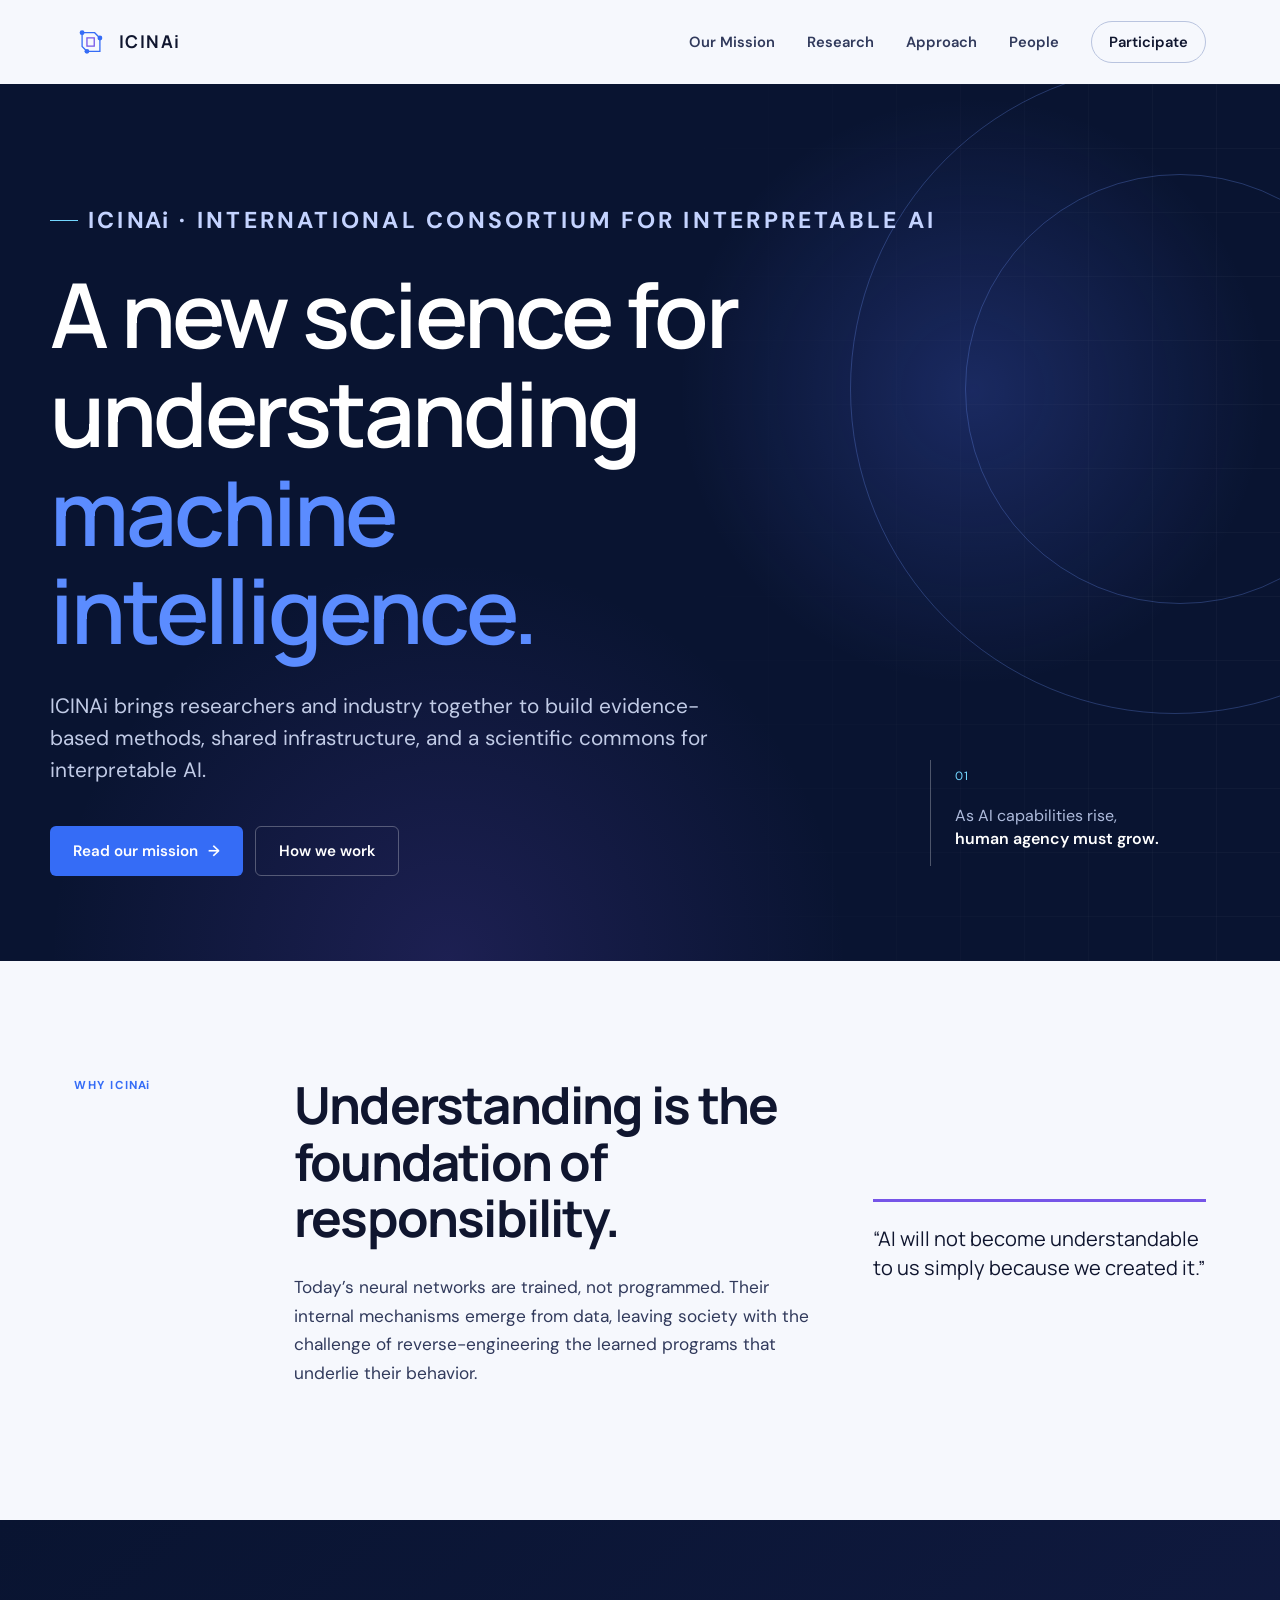
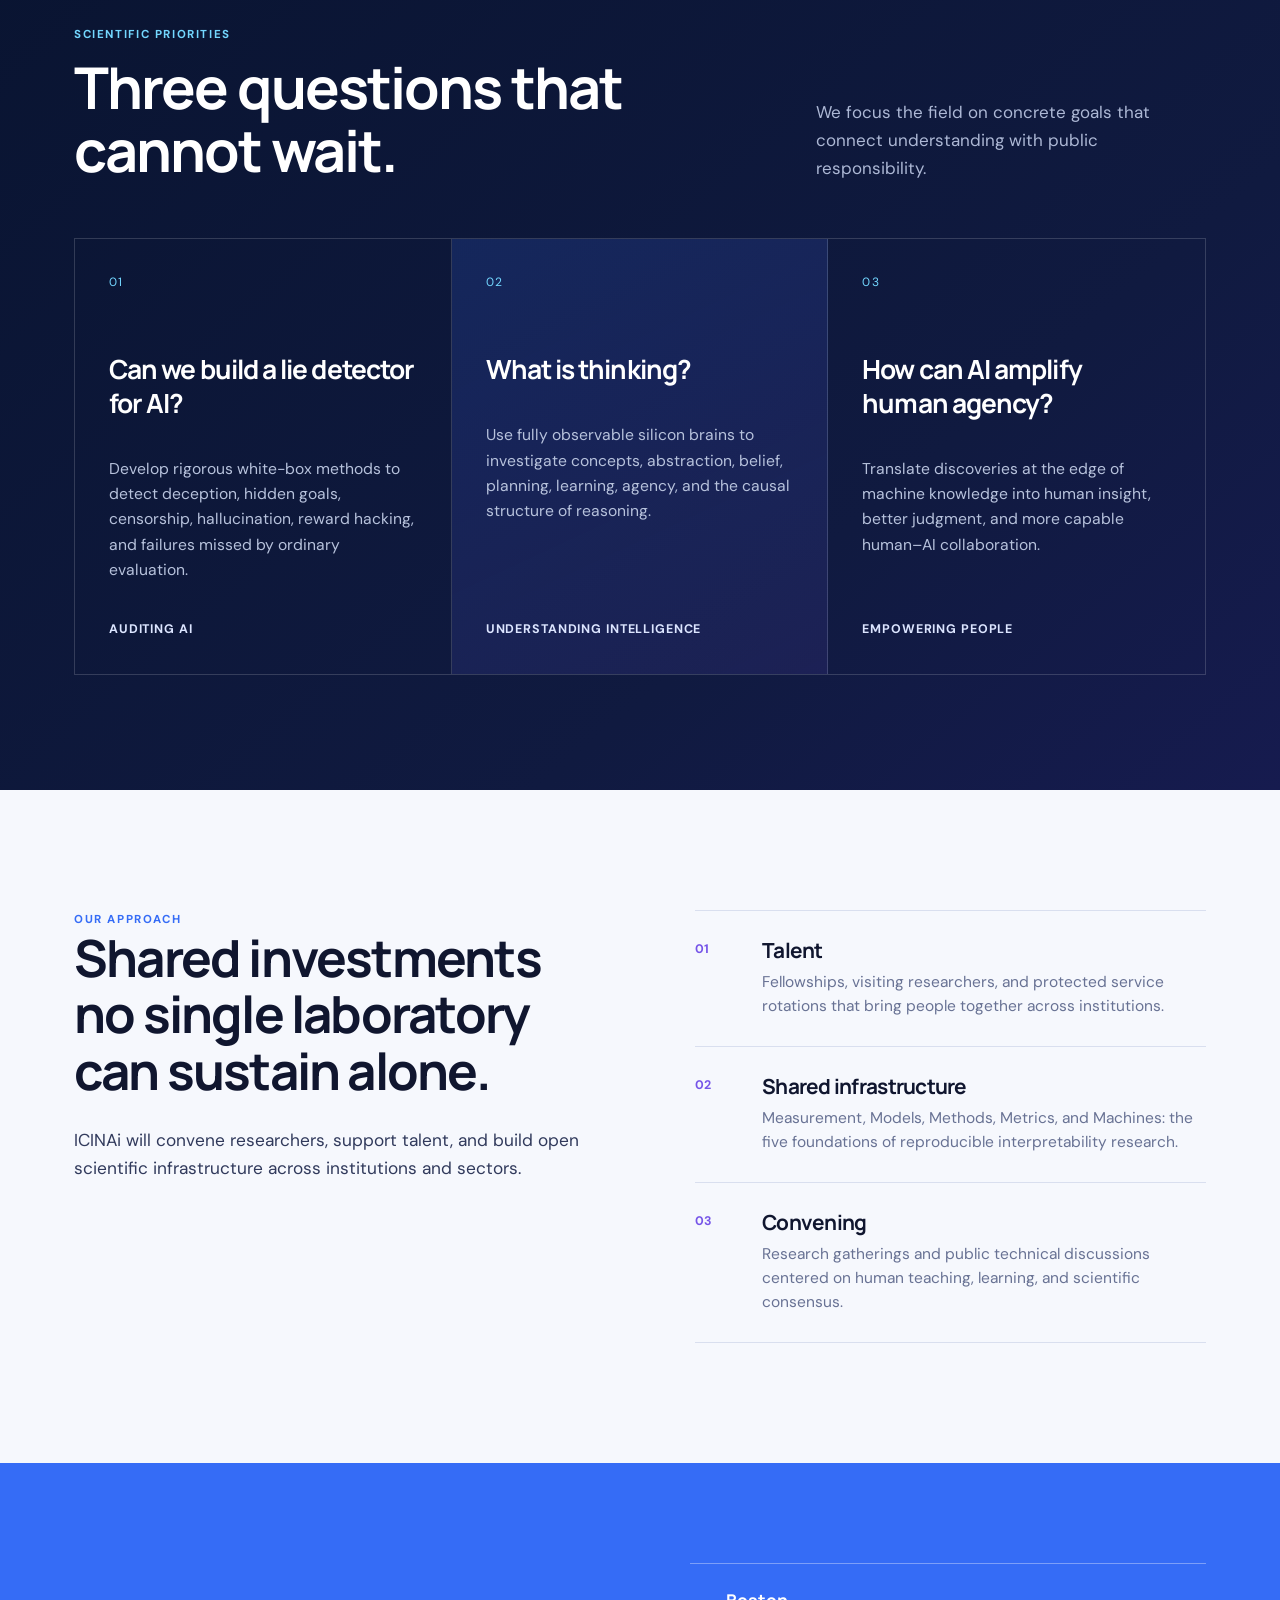
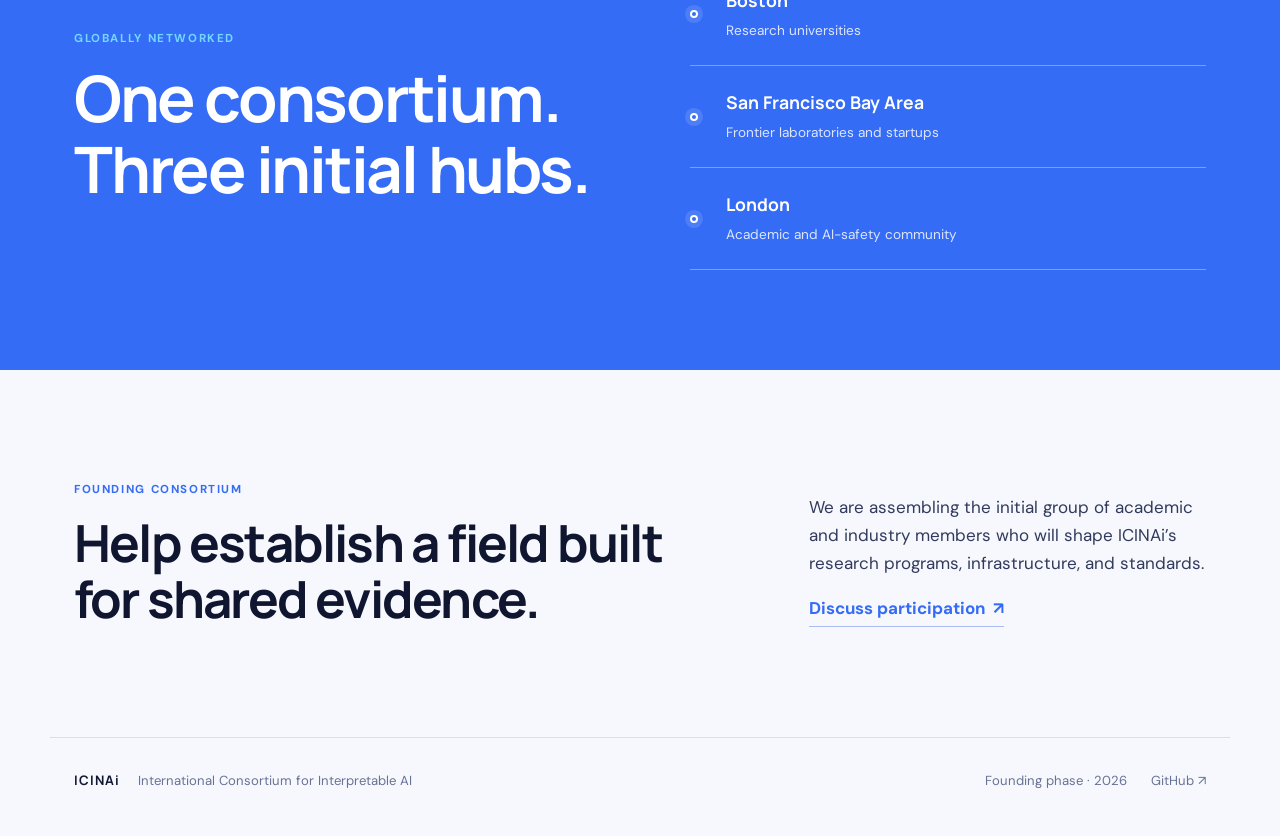
<file: index.html>
<!doctype html>
<html lang="en">
<head>
  <meta charset="utf-8">
  <meta name="viewport" content="width=device-width, initial-scale=1">
  <meta name="description" content="ICINAi is a global academic and industry consortium building the science and shared infrastructure needed to understand machine intelligence.">
  <title>ICINAi — International Consortium for Interpretable AI</title>
  <link rel="icon" href="favicon.svg" type="image/svg+xml">
  <link rel="preconnect" href="https://fonts.googleapis.com">
  <link rel="preconnect" href="https://fonts.gstatic.com" crossorigin>
  <link href="https://fonts.googleapis.com/css2?family=DM+Sans:wght@400;500;600;700&family=Manrope:wght@500;600;700&display=swap" rel="stylesheet">
  <link rel="stylesheet" href="styles.css">
</head>
<body>
  <a class="skip-link" href="#main">Skip to content</a>
  <header class="site-header">
    <a class="brand" href="/" aria-label="ICINAi home">
      <svg class="brand-mark" viewBox="0 0 42 42" aria-hidden="true">
        <path d="M10 9.5h15.5L32 16v16.5H16L10 26.5z"/>
        <circle cx="10" cy="9.5" r="3"/><circle cx="32" cy="16" r="3"/><circle cx="16" cy="32.5" r="3"/>
        <path d="M16 16h9v10h-9z"/>
      </svg>
      <span>ICINAi</span>
    </a>
    <button class="menu-button" aria-expanded="false" aria-controls="site-nav">Menu</button>
    <nav id="site-nav" class="site-nav" aria-label="Primary navigation">
      <a href="mission/">Our Mission</a>
      <a href="#priorities">Research</a>
      <a href="#approach">Approach</a>
      <a href="people/">People</a>
      <a class="nav-action" href="participate/">Participate</a>
    </nav>
  </header>

  <main id="main">
    <section class="hero">
      <div class="hero-grid" aria-hidden="true"></div>
      <div class="hero-orbit orbit-one" aria-hidden="true"></div>
      <div class="hero-orbit orbit-two" aria-hidden="true"></div>
      <div class="hero-copy">
        <p class="eyebrow"><span class="eyebrow-rule" aria-hidden="true"></span><span class="eyebrow-text">ICIN<span class="tight-a">A</span><span class="lowercase-i">i</span> · International Consortium for Interpretable&nbsp;AI</span></p>
        <h1>A new science for understanding <em>machine intelligence.</em></h1>
        <p class="hero-lede">ICINAi brings researchers and industry together to build evidence-based methods, shared infrastructure, and a scientific commons for interpretable AI.</p>
        <div class="hero-actions">
          <a class="button button-primary" href="mission/">Read our mission <span aria-hidden="true">→</span></a>
          <a class="button button-secondary" href="#approach">How we work</a>
        </div>
      </div>
      <div class="hero-principle">
        <span class="principle-number">01</span>
        <p>As AI capabilities rise, <strong>human agency must grow.</strong></p>
      </div>
    </section>

    <section class="purpose-section section-shell">
      <div class="section-label">Why ICIN<span class="tight-a">A</span><span class="lowercase-i">i</span></div>
      <div class="purpose-copy">
        <h2>Understanding is the foundation of responsibility.</h2>
        <p>Today’s neural networks are trained, not programmed. Their internal mechanisms emerge from data, leaving society with the challenge of reverse-engineering the learned programs that underlie their behavior.</p>
      </div>
      <aside class="purpose-note">
        <p>“AI will not become understandable to us simply because we created it.”</p>
      </aside>
    </section>

    <section id="priorities" class="priorities-section">
      <div class="section-shell">
        <div class="section-heading">
          <div>
            <div class="section-label light">Scientific priorities</div>
            <h2>Three questions that cannot wait.</h2>
          </div>
          <p>We focus the field on concrete goals that connect understanding with public responsibility.</p>
        </div>
        <div class="priority-grid">
          <article class="priority-card">
            <div class="card-index">01</div>
            <h3>Can we build a lie detector for AI?</h3>
            <p>Develop rigorous white-box methods to detect deception, hidden goals, censorship, hallucination, reward hacking, and failures missed by ordinary evaluation.</p>
            <span class="card-tag">Auditing AI</span>
          </article>
          <article class="priority-card featured">
            <div class="card-index">02</div>
            <h3>What is thinking?</h3>
            <p>Use fully observable silicon brains to investigate concepts, abstraction, belief, planning, learning, agency, and the causal structure of reasoning.</p>
            <span class="card-tag">Understanding intelligence</span>
          </article>
          <article class="priority-card">
            <div class="card-index">03</div>
            <h3>How can AI amplify human agency?</h3>
            <p>Translate discoveries at the edge of machine knowledge into human insight, better judgment, and more capable human–AI collaboration.</p>
            <span class="card-tag">Empowering people</span>
          </article>
        </div>
      </div>
    </section>

    <section id="approach" class="approach-section section-shell">
      <div class="approach-intro">
        <div class="section-label">Our approach</div>
        <h2>Shared investments no single laboratory can sustain alone.</h2>
        <p>ICINAi will convene researchers, support talent, and build open scientific infrastructure across institutions and sectors.</p>
      </div>
      <div class="approach-list">
        <article>
          <span>01</span>
          <div><h3>Talent</h3><p>Fellowships, visiting researchers, and protected service rotations that bring people together across institutions.</p></div>
        </article>
        <article>
          <span>02</span>
          <div><h3>Shared infrastructure</h3><p>Measurement, Models, Methods, Metrics, and Machines: the five foundations of reproducible interpretability research.</p></div>
        </article>
        <article>
          <span>03</span>
          <div><h3>Convening</h3><p>Research gatherings and public technical discussions centered on human teaching, learning, and scientific consensus.</p></div>
        </article>
      </div>
    </section>

    <section class="network-section">
      <div class="section-shell network-grid">
        <div>
          <div class="section-label light">Globally networked</div>
          <h2>One consortium.<br>Three initial hubs.</h2>
        </div>
        <div class="hub-list" aria-label="Initial consortium hubs">
          <div class="hub"><span class="hub-dot"></span><div><strong>Boston</strong><small>Research universities</small></div></div>
          <div class="hub"><span class="hub-dot"></span><div><strong>San Francisco Bay Area</strong><small>Frontier laboratories and startups</small></div></div>
          <div class="hub"><span class="hub-dot"></span><div><strong>London</strong><small>Academic and AI-safety community</small></div></div>
        </div>
      </div>
    </section>

    <section class="join-section section-shell">
      <div>
        <div class="section-label">Founding consortium</div>
        <h2>Help establish a field built for shared evidence.</h2>
      </div>
      <div class="join-copy">
        <p>We are assembling the initial group of academic and industry members who will shape ICINAi’s research programs, infrastructure, and standards.</p>
        <a class="text-link" href="participate/">Discuss participation <span aria-hidden="true">↗</span></a>
      </div>
    </section>
  </main>

  <footer class="site-footer">
    <div class="footer-brand"><strong>ICINAi</strong><span>International Consortium for Interpretable AI</span></div>
    <div class="footer-meta"><span>Founding phase · 2026</span><a href="https://github.com/icina-org">GitHub ↗</a></div>
  </footer>
  <script src="script.js"></script>
</body>
</html>
</file>
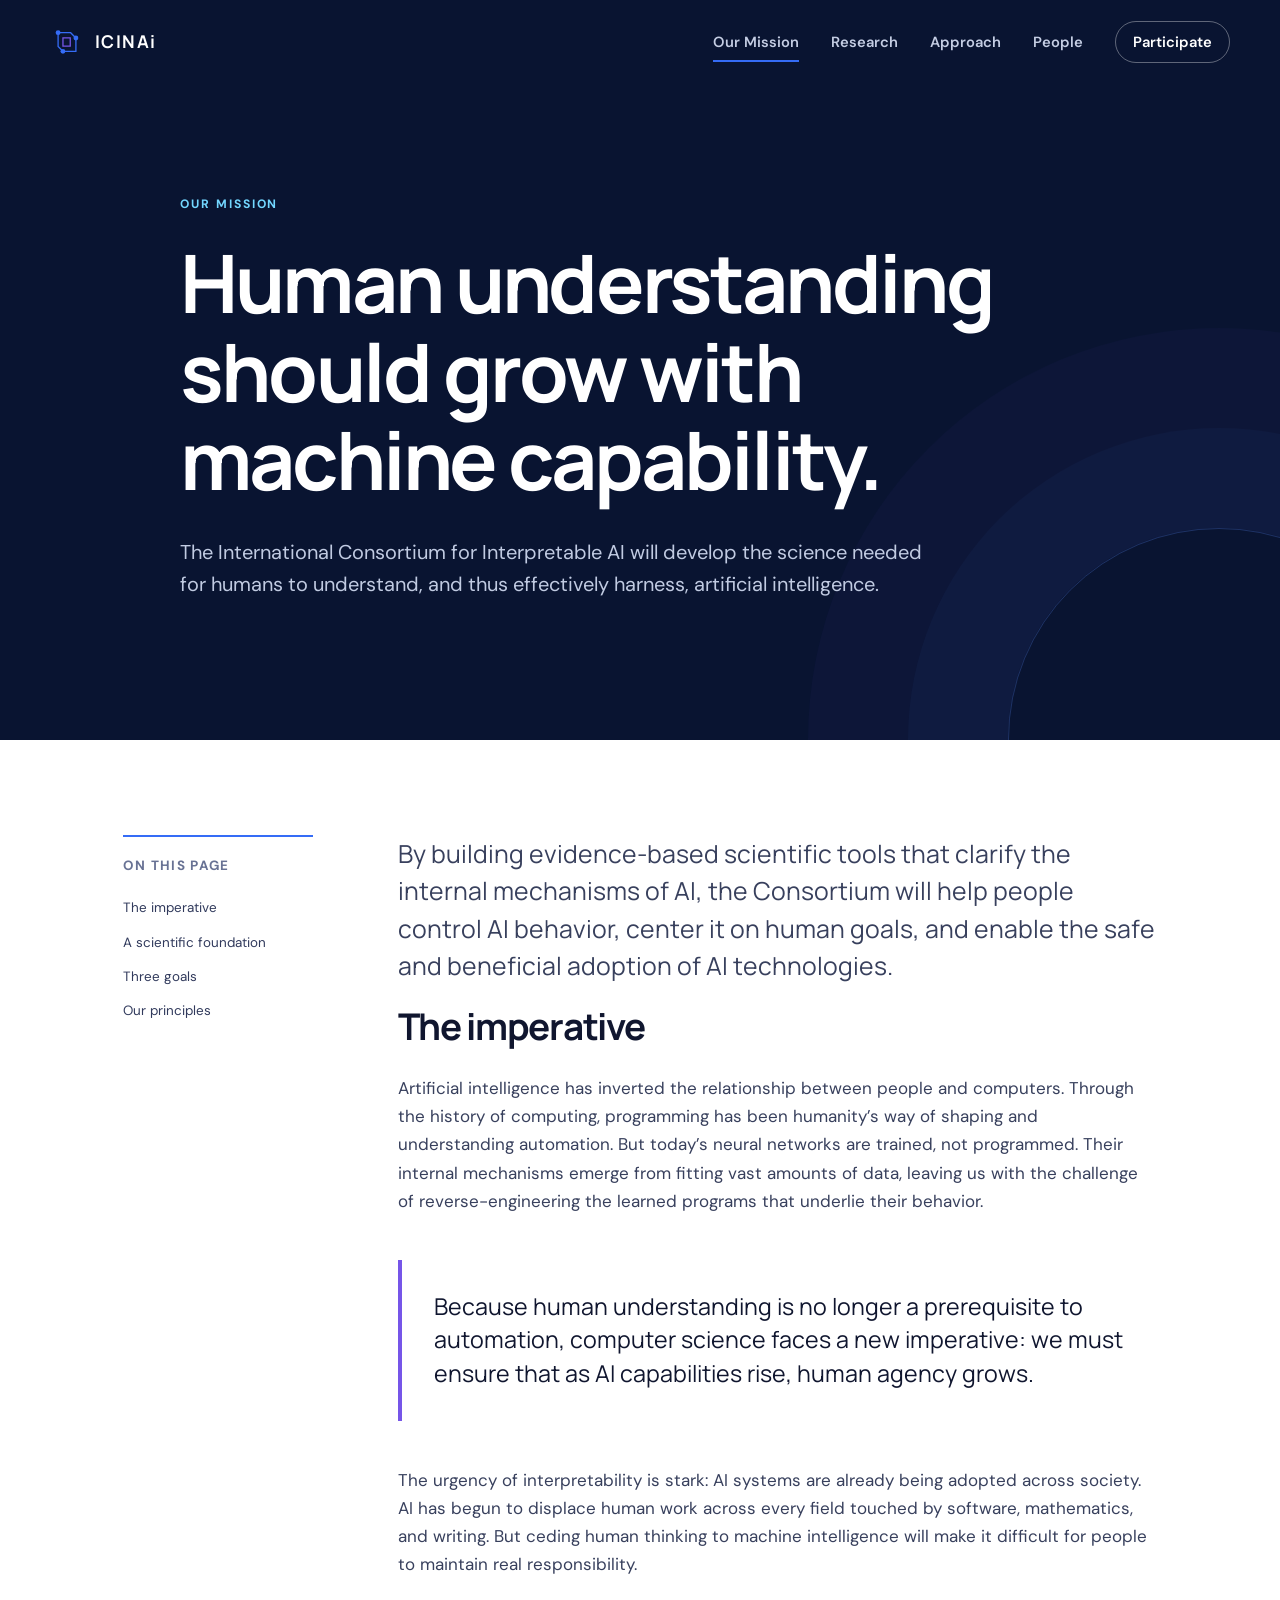
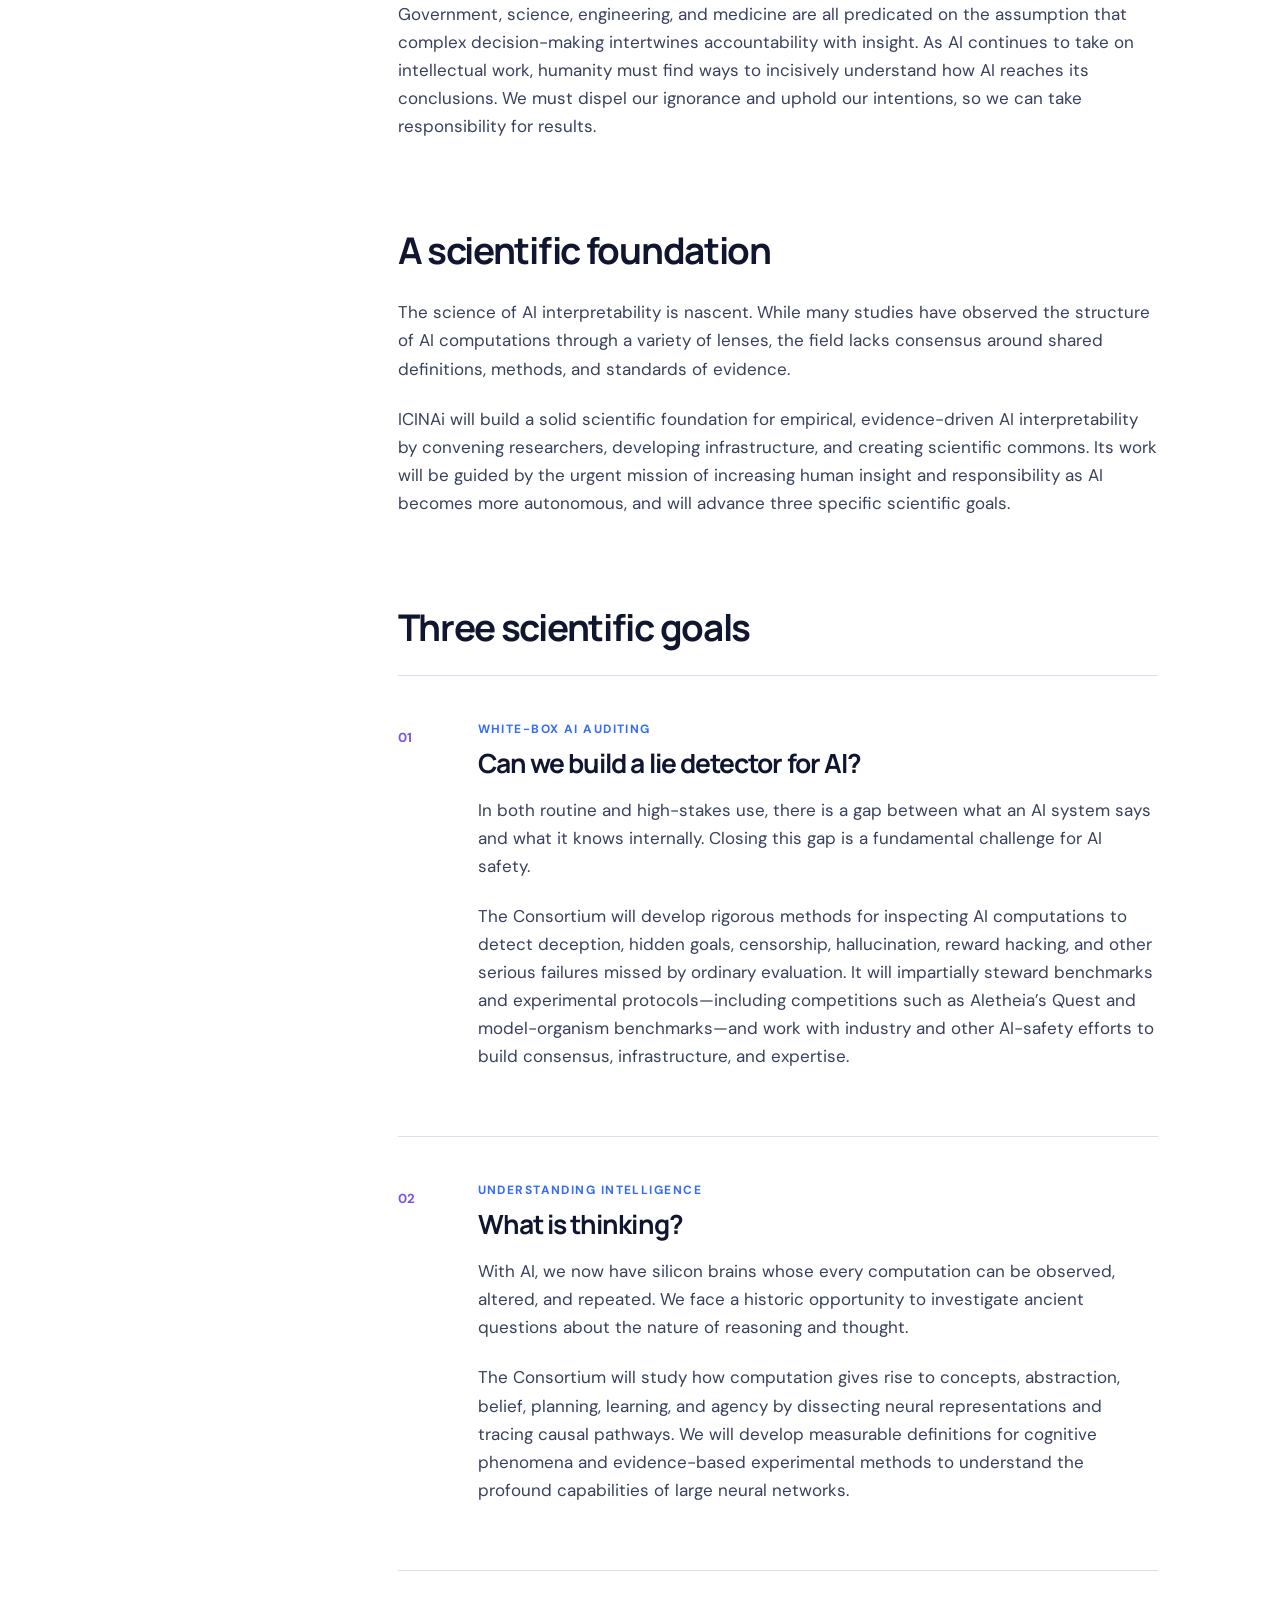
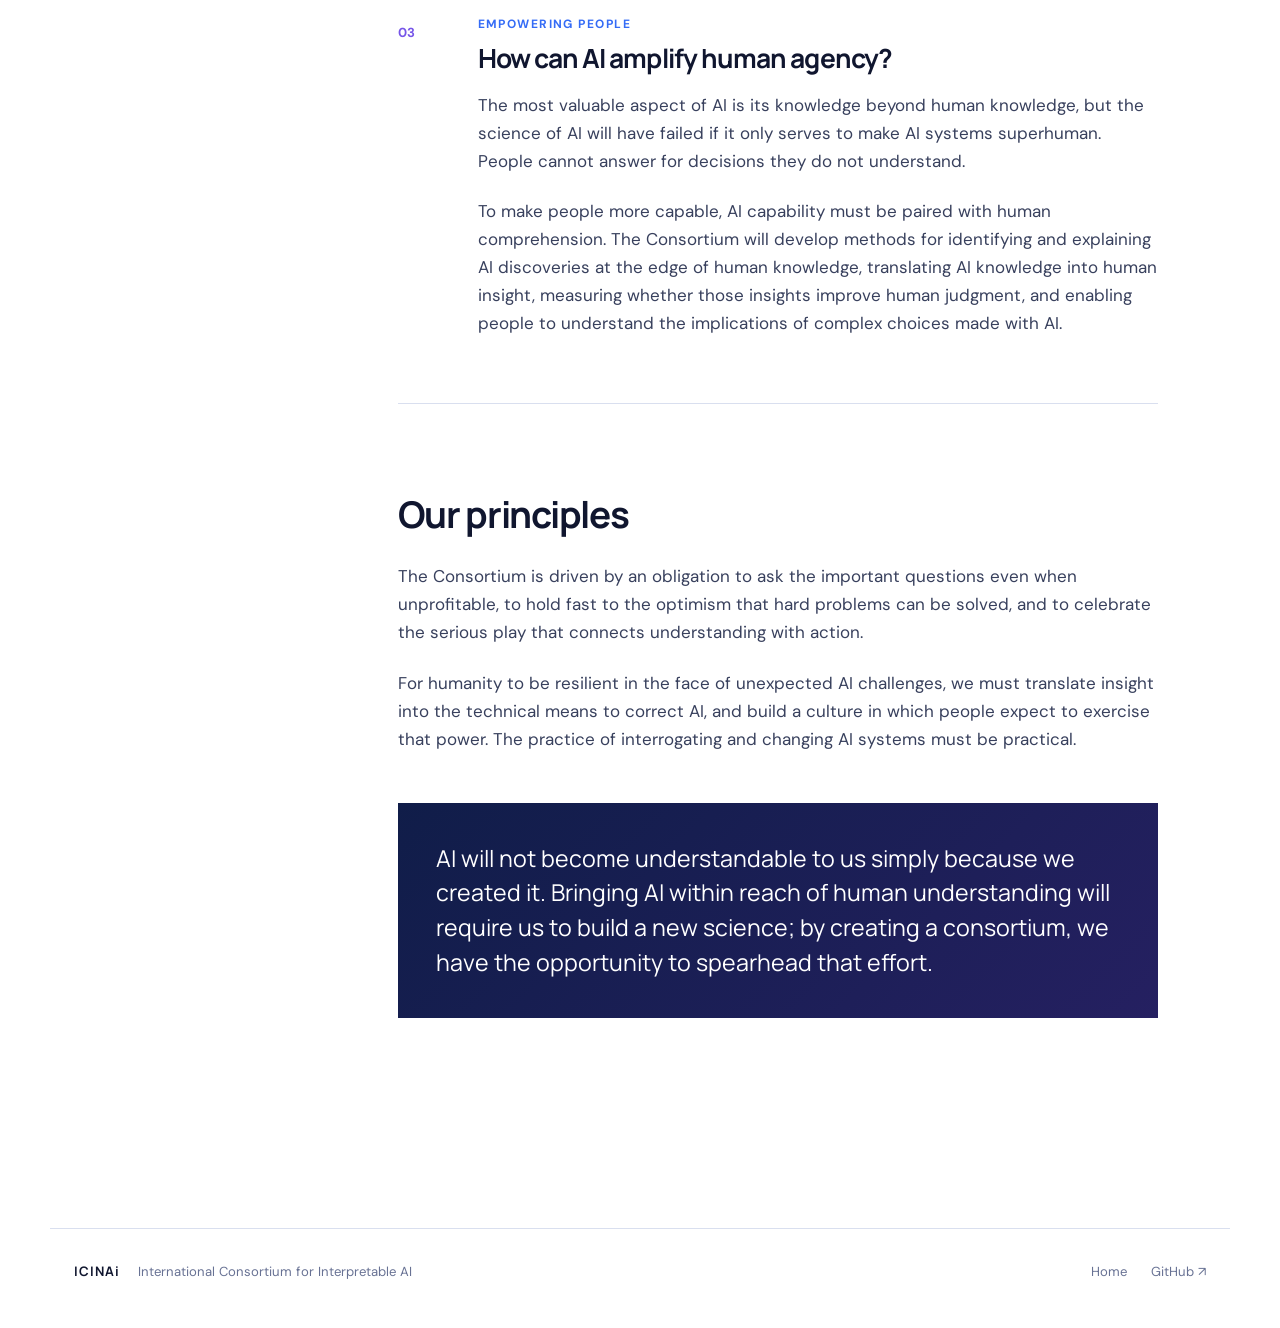
<file: mission/index.html>
<!doctype html>
<html lang="en">
<head>
  <meta charset="utf-8">
  <meta name="viewport" content="width=device-width, initial-scale=1">
  <meta name="description" content="ICINAi is building the science needed for people to understand, guide, and effectively harness artificial intelligence.">
  <title>Our Mission — ICINAi</title>
  <link rel="icon" href="../favicon.svg" type="image/svg+xml">
  <link rel="preconnect" href="https://fonts.googleapis.com">
  <link rel="preconnect" href="https://fonts.gstatic.com" crossorigin>
  <link href="https://fonts.googleapis.com/css2?family=DM+Sans:wght@400;500;600;700&family=Manrope:wght@500;600;700&display=swap" rel="stylesheet">
  <link rel="stylesheet" href="../styles.css">
</head>
<body class="mission-page">
  <a class="skip-link" href="#main">Skip to content</a>
  <header class="site-header dark-header">
    <a class="brand" href="../" aria-label="ICINAi home">
      <svg class="brand-mark" viewBox="0 0 42 42" aria-hidden="true">
        <path d="M10 9.5h15.5L32 16v16.5H16L10 26.5z"/>
        <circle cx="10" cy="9.5" r="3"/><circle cx="32" cy="16" r="3"/><circle cx="16" cy="32.5" r="3"/>
        <path d="M16 16h9v10h-9z"/>
      </svg>
      <span>ICINAi</span>
    </a>
    <button class="menu-button" aria-expanded="false" aria-controls="site-nav">Menu</button>
    <nav id="site-nav" class="site-nav" aria-label="Primary navigation">
      <a class="active" href="./">Our Mission</a>
      <a href="../index.html#priorities">Research</a>
      <a href="../index.html#approach">Approach</a>
      <a href="../people/">People</a>
      <a class="nav-action" href="../participate/">Participate</a>
    </nav>
  </header>

  <main id="main">
    <section class="mission-hero">
      <div class="mission-kicker">Our Mission</div>
      <h1>Human understanding should grow with machine capability.</h1>
      <p>The International Consortium for Interpretable AI will develop the science needed for humans to understand, and thus effectively harness, artificial intelligence.</p>
    </section>

    <div class="mission-layout section-shell">
      <aside class="mission-rail" aria-label="On this page">
        <span>On this page</span>
        <a href="#imperative">The imperative</a>
        <a href="#foundation">A scientific foundation</a>
        <a href="#goals">Three goals</a>
        <a href="#principles">Our principles</a>
      </aside>

      <article class="mission-article">
        <p class="article-lede">By building evidence-based scientific tools that clarify the internal mechanisms of AI, the Consortium will help people control AI behavior, center it on human goals, and enable the safe and beneficial adoption of AI technologies.</p>

        <section id="imperative">
          <h2>The imperative</h2>
          <p>Artificial intelligence has inverted the relationship between people and computers. Through the history of computing, programming has been humanity’s way of shaping and understanding automation. But today’s neural networks are trained, not programmed. Their internal mechanisms emerge from fitting vast amounts of data, leaving us with the challenge of reverse-engineering the learned programs that underlie their behavior.</p>
          <blockquote>Because human understanding is no longer a prerequisite to automation, computer science faces a new imperative: we must ensure that as AI capabilities rise, human agency grows.</blockquote>
          <p>The urgency of interpretability is stark: AI systems are already being adopted across society. AI has begun to displace human work across every field touched by software, mathematics, and writing. But ceding human thinking to machine intelligence will make it difficult for people to maintain real responsibility.</p>
          <p>Government, science, engineering, and medicine are all predicated on the assumption that complex decision-making intertwines accountability with insight. As AI continues to take on intellectual work, humanity must find ways to incisively understand how AI reaches its conclusions. We must dispel our ignorance and uphold our intentions, so we can take responsibility for results.</p>
        </section>

        <section id="foundation">
          <h2>A scientific foundation</h2>
          <p>The science of AI interpretability is nascent. While many studies have observed the structure of AI computations through a variety of lenses, the field lacks consensus around shared definitions, methods, and standards of evidence.</p>
          <p>ICINAi will build a solid scientific foundation for empirical, evidence-driven AI interpretability by convening researchers, developing infrastructure, and creating scientific commons. Its work will be guided by the urgent mission of increasing human insight and responsibility as AI becomes more autonomous, and will advance three specific scientific goals.</p>
        </section>

        <section id="goals" class="goal-chapters">
          <h2>Three scientific goals</h2>
          <div class="goal-chapter">
            <div class="goal-number">01</div>
            <div>
              <p class="goal-label">White-box AI auditing</p>
              <h3>Can we build a lie detector for AI?</h3>
              <p>In both routine and high-stakes use, there is a gap between what an AI system says and what it knows internally. Closing this gap is a fundamental challenge for AI safety.</p>
              <p>The Consortium will develop rigorous methods for inspecting AI computations to detect deception, hidden goals, censorship, hallucination, reward hacking, and other serious failures missed by ordinary evaluation. It will impartially steward benchmarks and experimental protocols—including competitions such as Aletheia’s Quest and model-organism benchmarks—and work with industry and other AI-safety efforts to build consensus, infrastructure, and expertise.</p>
            </div>
          </div>
          <div class="goal-chapter">
            <div class="goal-number">02</div>
            <div>
              <p class="goal-label">Understanding intelligence</p>
              <h3>What is thinking?</h3>
              <p>With AI, we now have silicon brains whose every computation can be observed, altered, and repeated. We face a historic opportunity to investigate ancient questions about the nature of reasoning and thought.</p>
              <p>The Consortium will study how computation gives rise to concepts, abstraction, belief, planning, learning, and agency by dissecting neural representations and tracing causal pathways. We will develop measurable definitions for cognitive phenomena and evidence-based experimental methods to understand the profound capabilities of large neural networks.</p>
            </div>
          </div>
          <div class="goal-chapter">
            <div class="goal-number">03</div>
            <div>
              <p class="goal-label">Empowering people</p>
              <h3>How can AI amplify human agency?</h3>
              <p>The most valuable aspect of AI is its knowledge beyond human knowledge, but the science of AI will have failed if it only serves to make AI systems superhuman. People cannot answer for decisions they do not understand.</p>
              <p>To make people more capable, AI capability must be paired with human comprehension. The Consortium will develop methods for identifying and explaining AI discoveries at the edge of human knowledge, translating AI knowledge into human insight, measuring whether those insights improve human judgment, and enabling people to understand the implications of complex choices made with AI.</p>
            </div>
          </div>
        </section>

        <section id="principles">
          <h2>Our principles</h2>
          <p>The Consortium is driven by an obligation to ask the important questions even when unprofitable, to hold fast to the optimism that hard problems can be solved, and to celebrate the serious play that connects understanding with action.</p>
          <p>For humanity to be resilient in the face of unexpected AI challenges, we must translate insight into the technical means to correct AI, and build a culture in which people expect to exercise that power. The practice of interrogating and changing AI systems must be practical.</p>
          <div class="closing-statement">AI will not become understandable to us simply because we created it. Bringing AI within reach of human understanding will require us to build a new science; by creating a consortium, we have the opportunity to spearhead that effort.</div>
        </section>
      </article>
    </div>
  </main>

  <footer class="site-footer">
    <div class="footer-brand"><strong>ICINAi</strong><span>International Consortium for Interpretable AI</span></div>
    <div class="footer-meta"><a href="../index.html">Home</a><a href="https://github.com/icina-org">GitHub ↗</a></div>
  </footer>
  <script src="../script.js"></script>
</body>
</html>
</file>
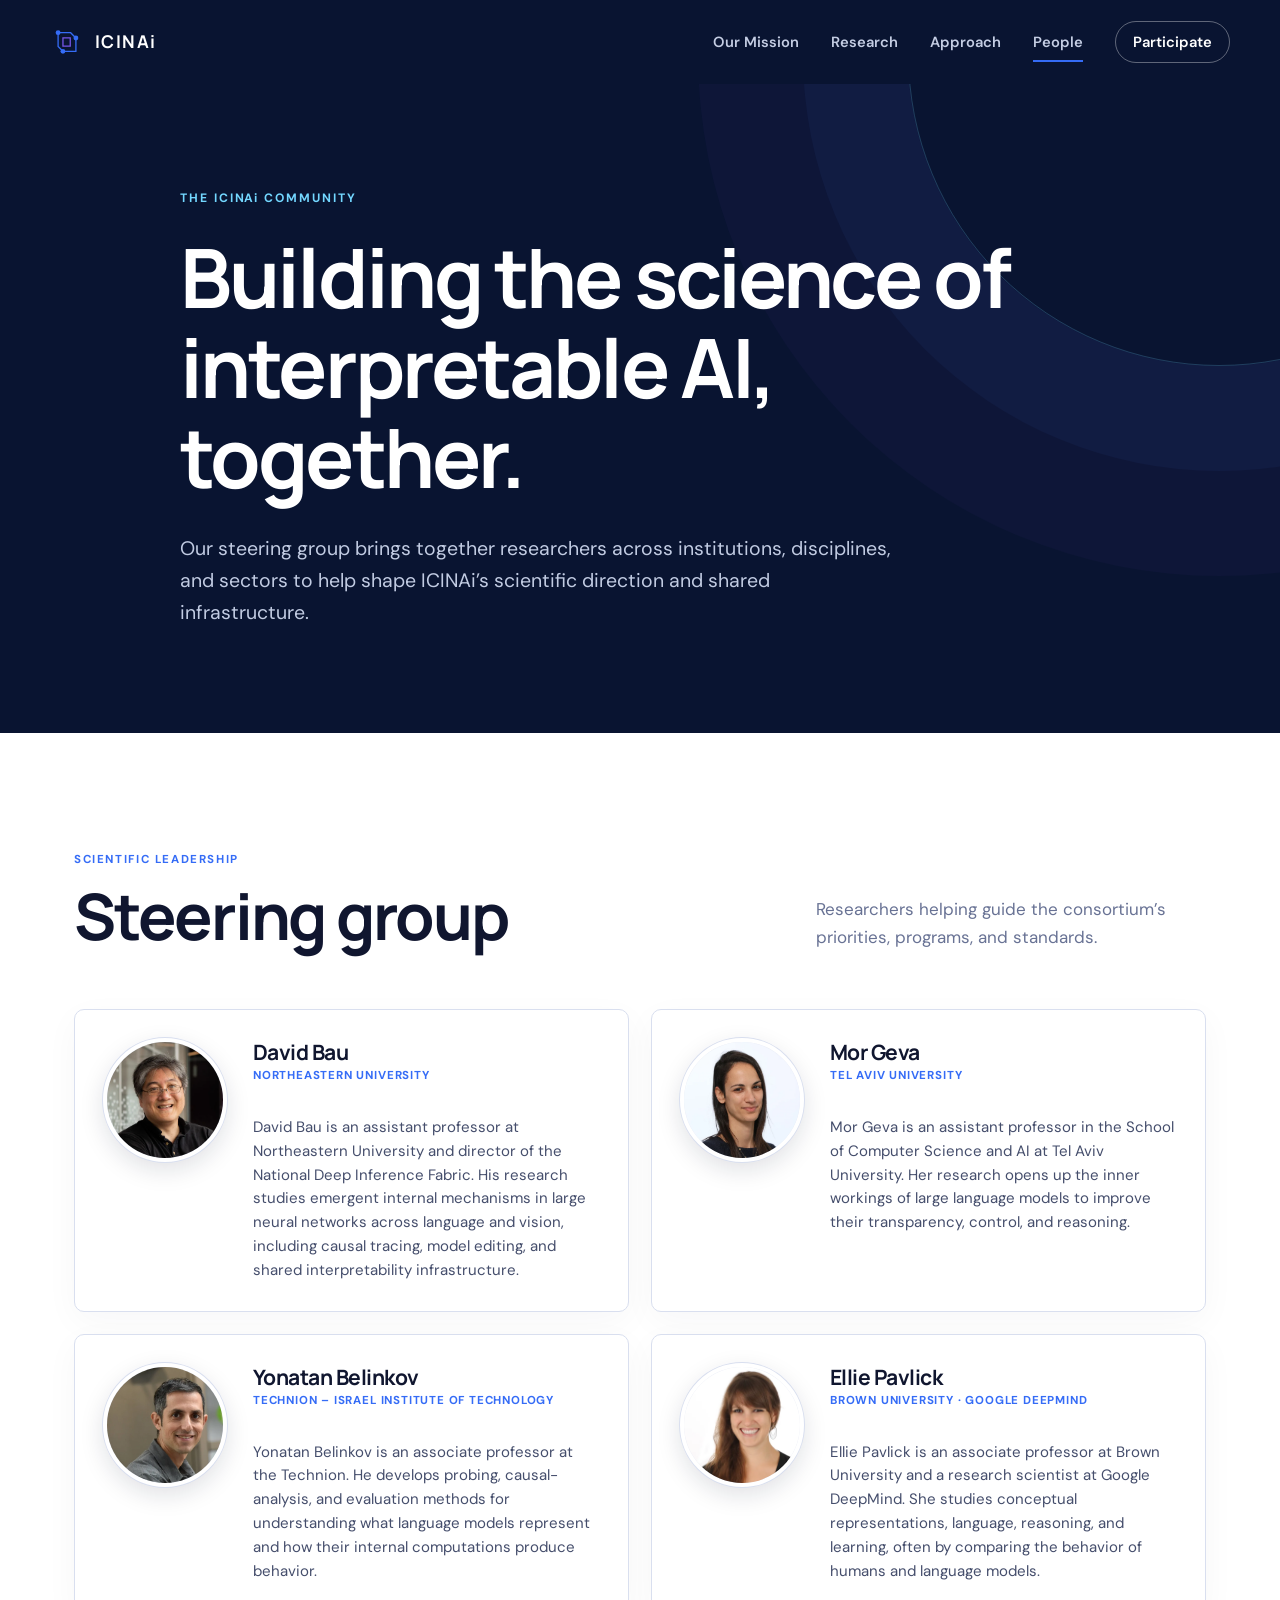
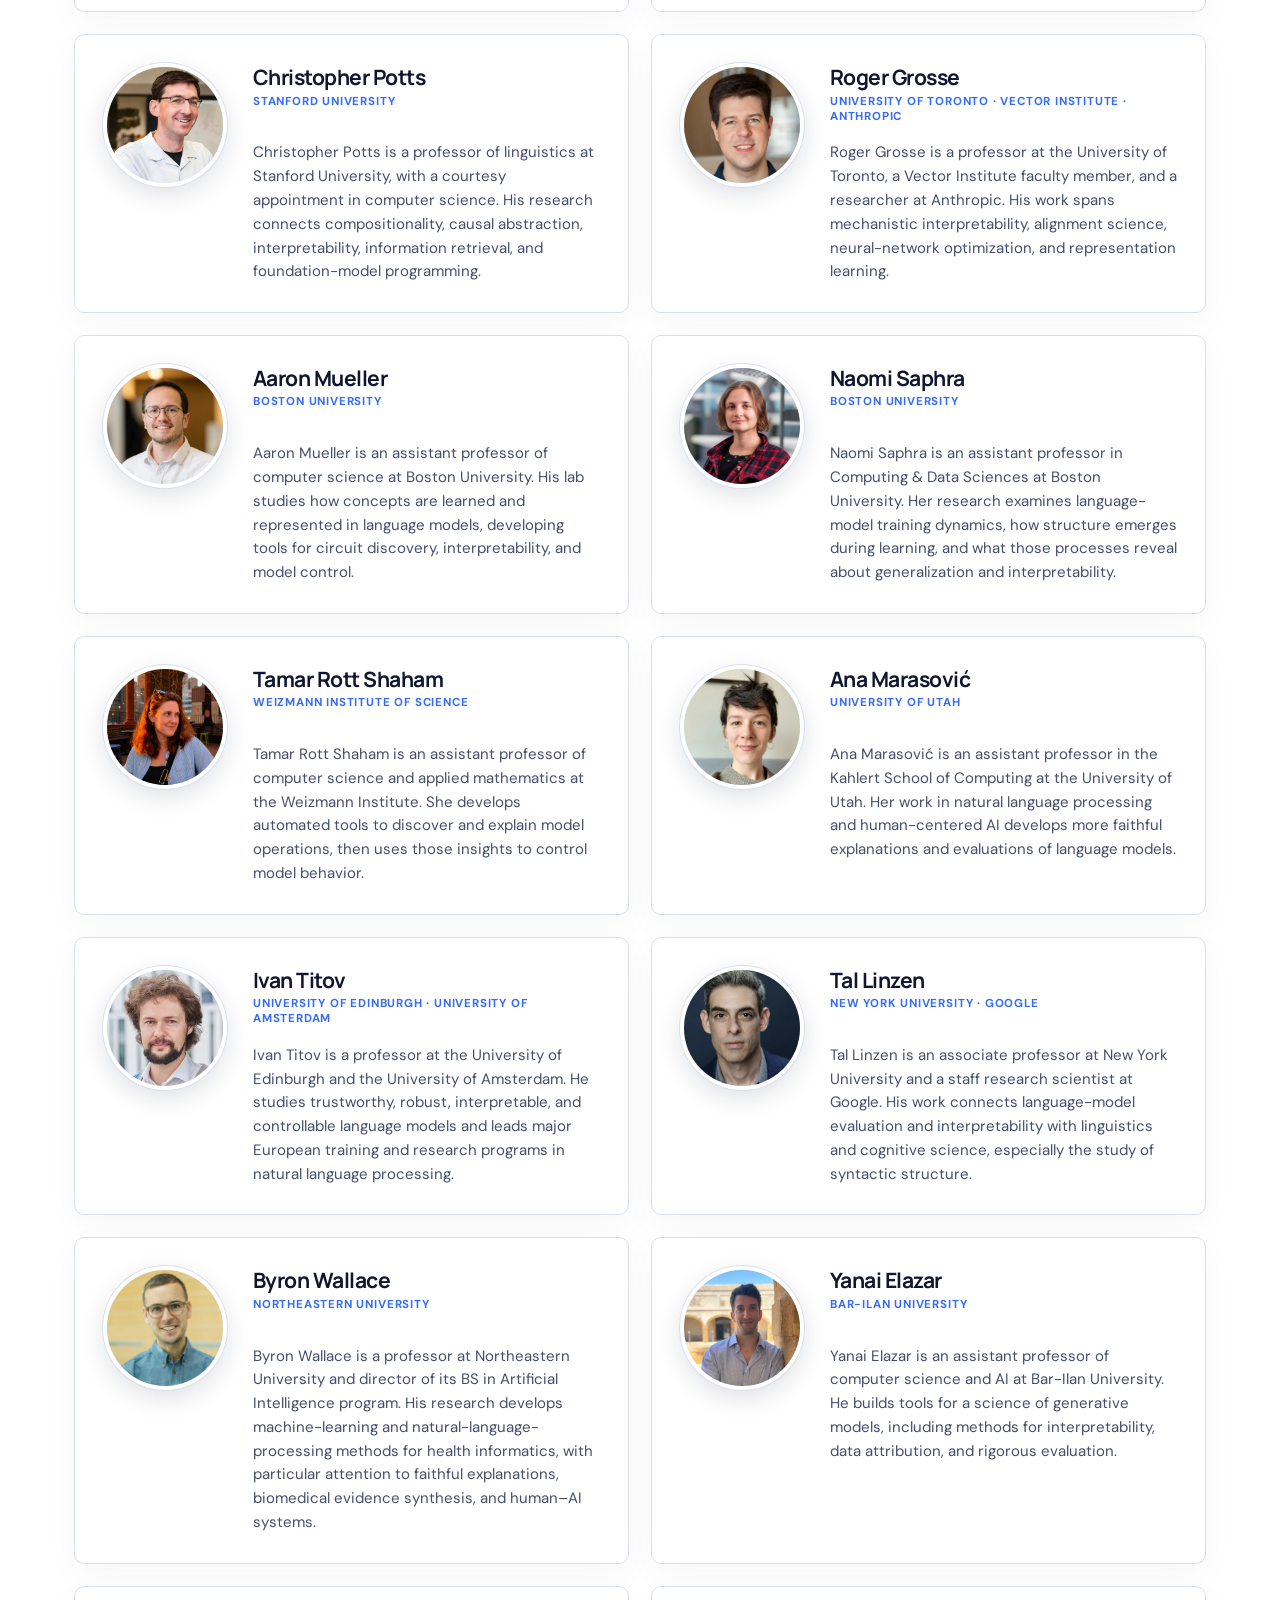
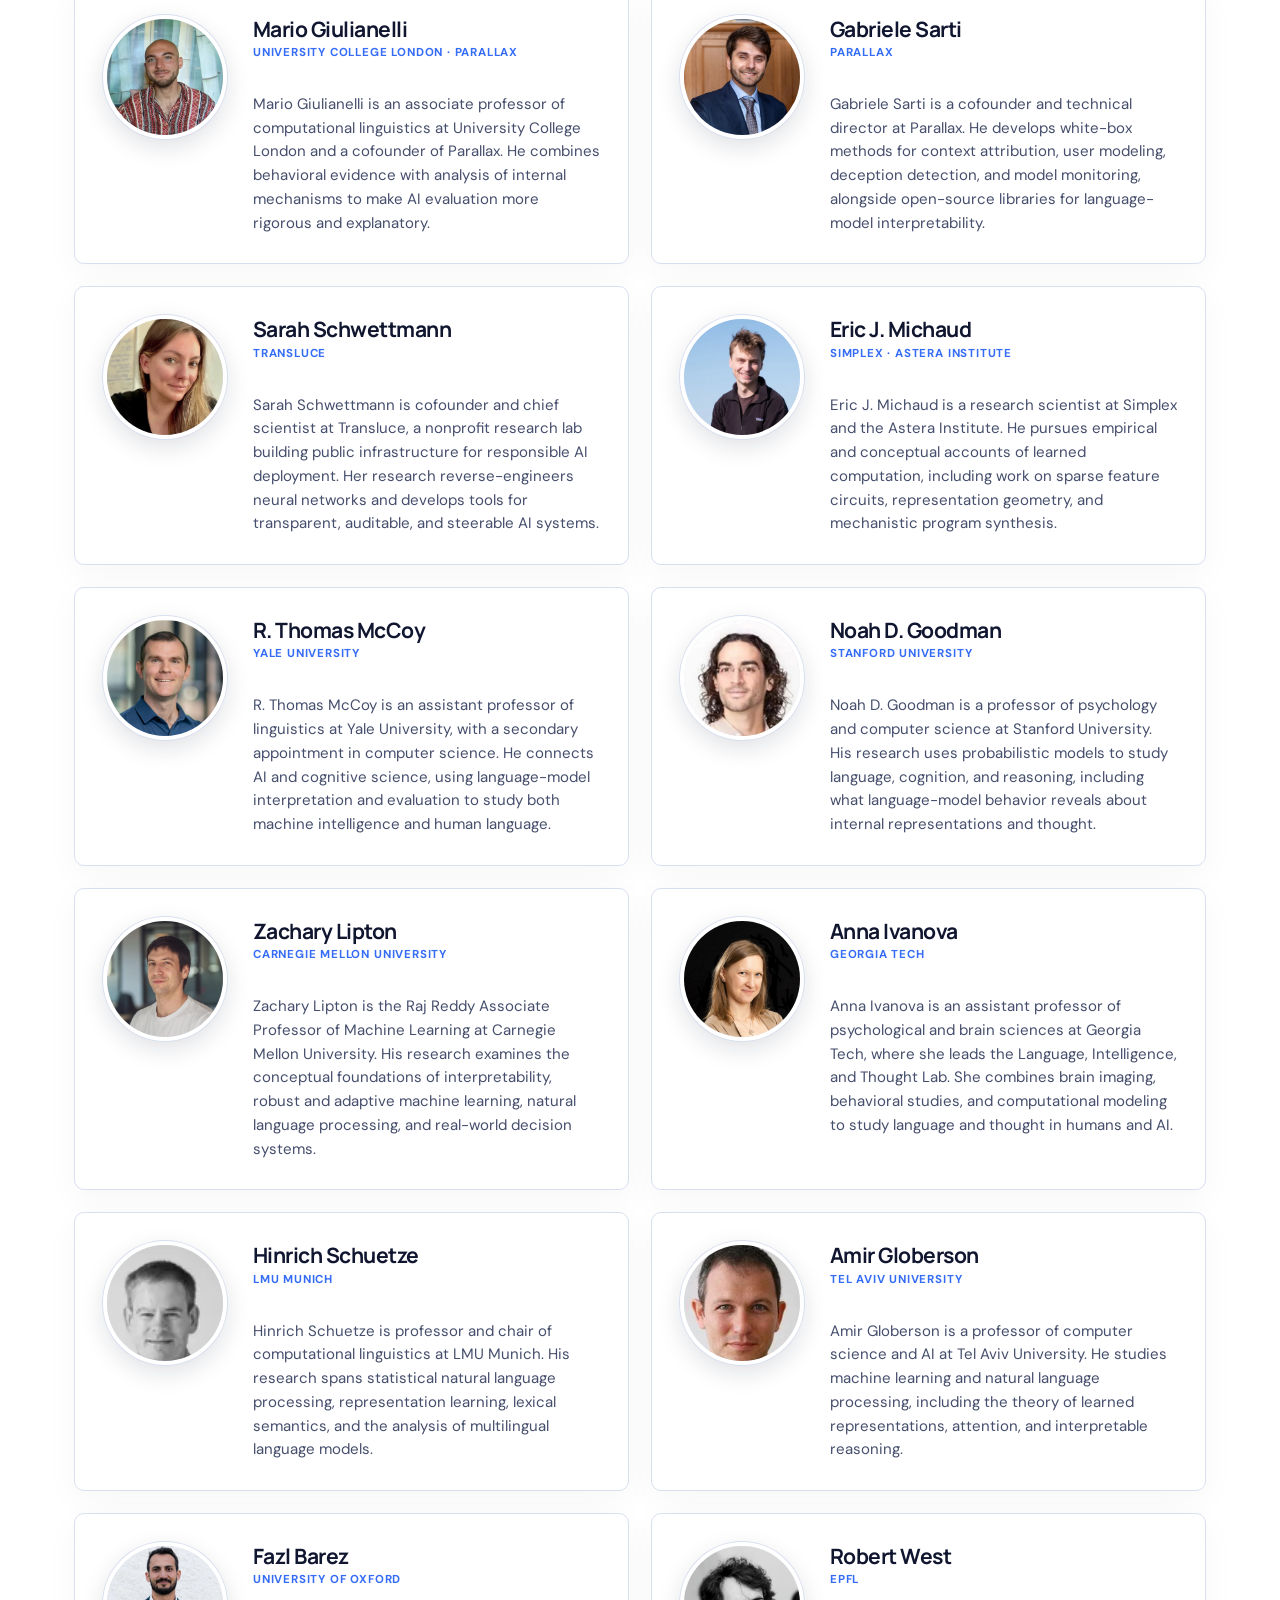
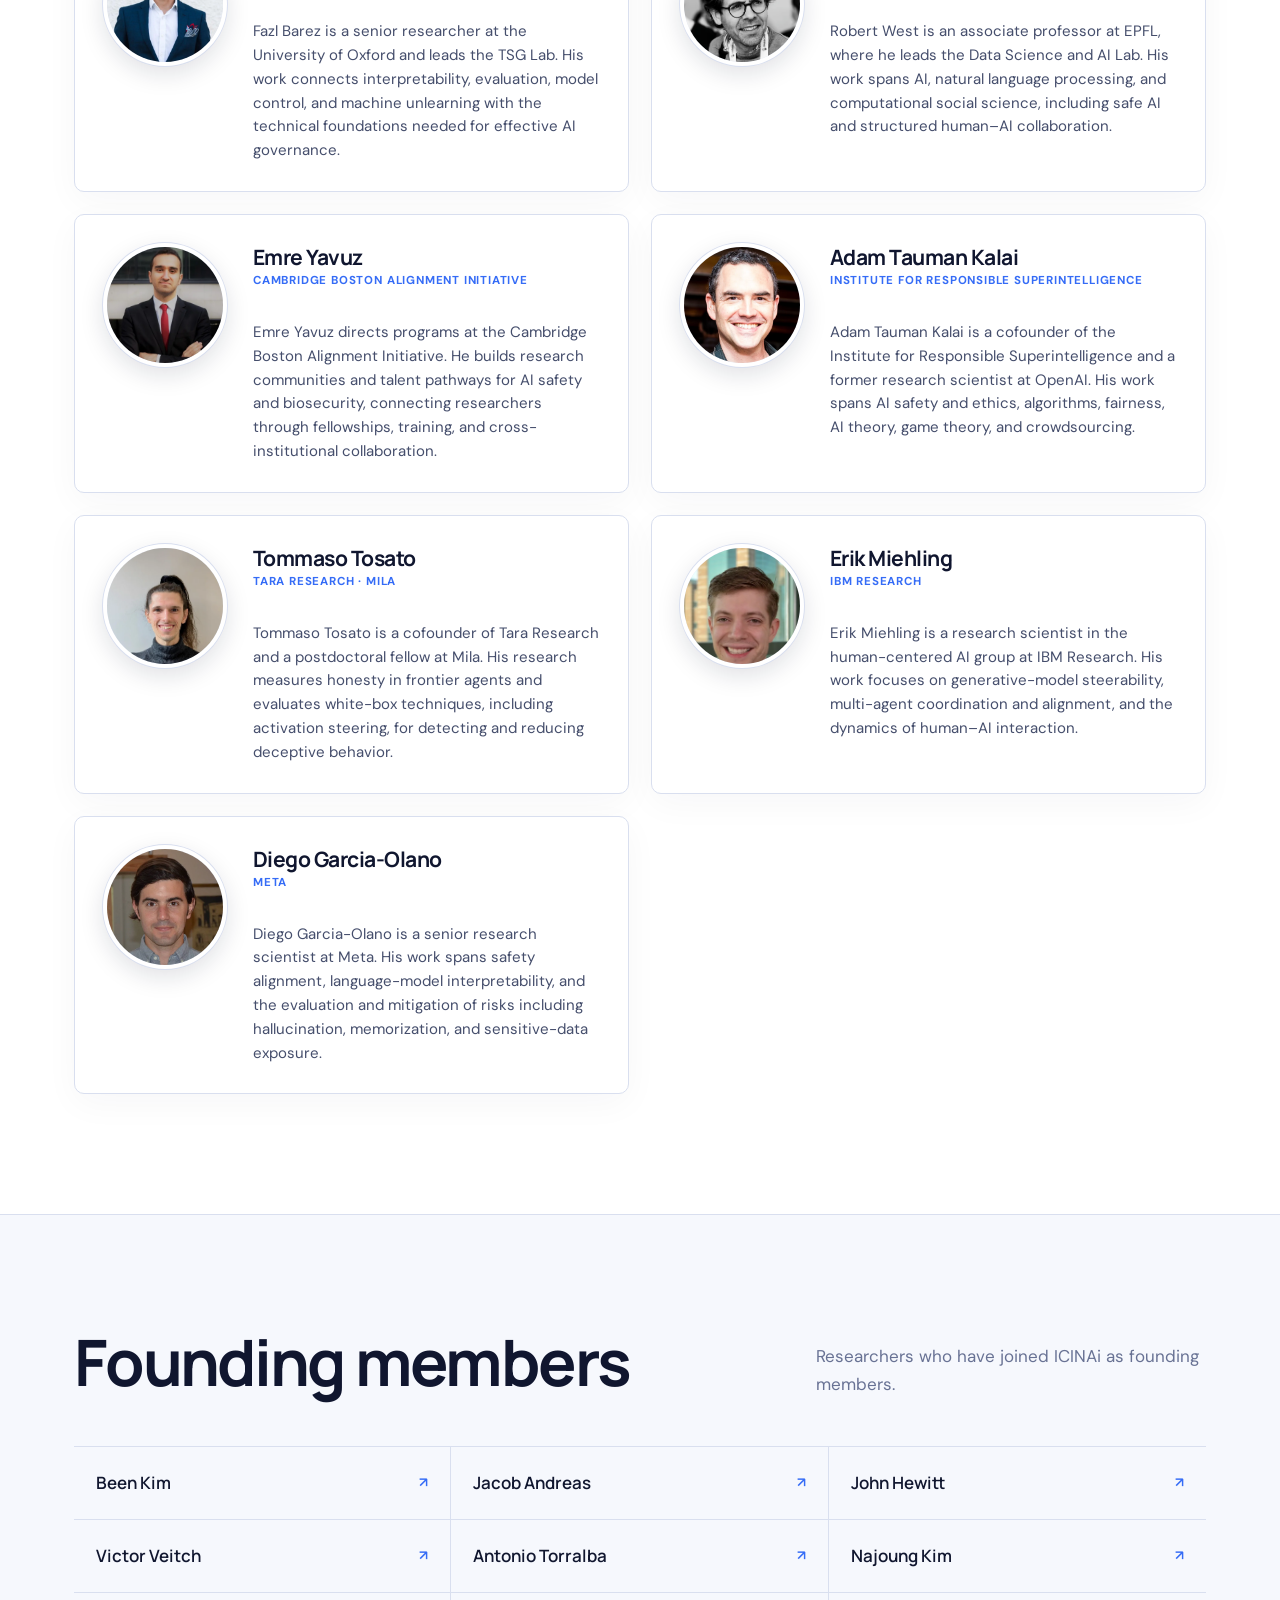
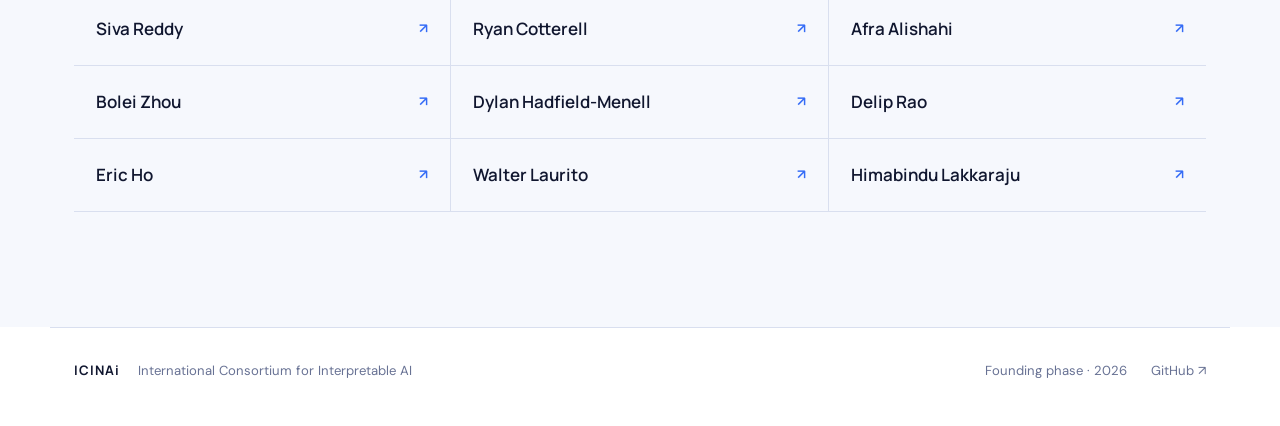
<file: people/index.html>
<!doctype html>
<html lang="en">
<head>
  <meta charset="utf-8">
  <meta name="viewport" content="width=device-width, initial-scale=1">
  <meta name="description" content="Meet the steering group and founding members of ICINAi, the International Consortium for Interpretable AI.">
  <title>People — ICINAi</title>
  <link rel="icon" href="../favicon.svg" type="image/svg+xml">
  <link rel="preconnect" href="https://fonts.googleapis.com">
  <link rel="preconnect" href="https://fonts.gstatic.com" crossorigin>
  <link href="https://fonts.googleapis.com/css2?family=DM+Sans:wght@400;500;600;700&family=Manrope:wght@500;600;700&display=swap" rel="stylesheet">
  <link rel="stylesheet" href="../styles.css">
</head>
<body class="people-page">
  <a class="skip-link" href="#main">Skip to content</a>
  <header class="site-header dark-header">
    <a class="brand" href="../" aria-label="ICINAi home">
      <svg class="brand-mark" viewBox="0 0 42 42" aria-hidden="true">
        <path d="M10 9.5h15.5L32 16v16.5H16L10 26.5z"/>
        <circle cx="10" cy="9.5" r="3"/><circle cx="32" cy="16" r="3"/><circle cx="16" cy="32.5" r="3"/>
        <path d="M16 16h9v10h-9z"/>
      </svg>
      <span>ICINAi</span>
    </a>
    <button class="menu-button" aria-expanded="false" aria-controls="site-nav">Menu</button>
    <nav id="site-nav" class="site-nav" aria-label="Primary navigation">
      <a href="../mission/">Our Mission</a>
      <a href="../#priorities">Research</a>
      <a href="../#approach">Approach</a>
      <a class="active" href="./">People</a>
      <a class="nav-action" href="../participate/">Participate</a>
    </nav>
  </header>

  <main id="main">
    <section class="people-hero">
      <div class="people-hero-inner">
        <p class="mission-kicker">The ICIN<span class="tight-a">A</span><span class="lowercase-i">i</span> community</p>
        <h1>Building the science of interpretable AI, together.</h1>
        <p>Our steering group brings together researchers across institutions, disciplines, and sectors to help shape ICINAi’s scientific direction and shared infrastructure.</p>
      </div>
    </section>

    <section class="people-section section-shell" aria-labelledby="steering-heading">
      <div class="people-heading">
        <div>
          <p class="section-label">Scientific leadership</p>
          <h2 id="steering-heading">Steering group</h2>
        </div>
        <p>Researchers helping guide the consortium’s priorities, programs, and standards.</p>
      </div>

      <div class="people-grid">
        <article class="person-card">
          <img class="person-photo" src="images/david-bau.webp" alt="David Bau" width="160" height="160">
          <div><h3><a href="https://baulab.info/" target="_blank" rel="noopener">David Bau</a></h3><p class="person-affiliation">Northeastern University</p><p>David Bau is an assistant professor at Northeastern University and director of the National Deep Inference Fabric. His research studies emergent internal mechanisms in large neural networks across language and vision, including causal tracing, model editing, and shared interpretability infrastructure.</p></div>
        </article>
        <article class="person-card">
          <img class="person-photo" src="images/mor-geva.webp" alt="Mor Geva" width="160" height="160">
          <div><h3><a href="https://mega002.github.io/" target="_blank" rel="noopener">Mor Geva</a></h3><p class="person-affiliation">Tel Aviv University</p><p>Mor Geva is an assistant professor in the School of Computer Science and AI at Tel Aviv University. Her research opens up the inner workings of large language models to improve their transparency, control, and reasoning.</p></div>
        </article>
        <article class="person-card">
          <img class="person-photo" src="images/yonatan-belinkov.webp" alt="Yonatan Belinkov" width="160" height="160">
          <div><h3><a href="https://belinkov.com/" target="_blank" rel="noopener">Yonatan Belinkov</a></h3><p class="person-affiliation">Technion – Israel Institute of Technology</p><p>Yonatan Belinkov is an associate professor at the Technion. He develops probing, causal-analysis, and evaluation methods for understanding what language models represent and how their internal computations produce behavior.</p></div>
        </article>
        <article class="person-card">
          <img class="person-photo" src="images/ellie-pavlick.webp" alt="Ellie Pavlick" width="160" height="160">
          <div><h3><a href="https://cs.brown.edu/people/epavlick/" target="_blank" rel="noopener">Ellie Pavlick</a></h3><p class="person-affiliation">Brown University · Google DeepMind</p><p>Ellie Pavlick is an associate professor at Brown University and a research scientist at Google DeepMind. She studies conceptual representations, language, reasoning, and learning, often by comparing the behavior of humans and language models.</p></div>
        </article>
        <article class="person-card">
          <img class="person-photo" src="images/christopher-potts.webp" alt="Christopher Potts" width="160" height="160">
          <div><h3><a href="https://web.stanford.edu/~cgpotts/" target="_blank" rel="noopener">Christopher Potts</a></h3><p class="person-affiliation">Stanford University</p><p>Christopher Potts is a professor of linguistics at Stanford University, with a courtesy appointment in computer science. His research connects compositionality, causal abstraction, interpretability, information retrieval, and foundation-model programming.</p></div>
        </article>
        <article class="person-card">
          <img class="person-photo" src="images/roger-grosse.webp" alt="Roger Grosse" width="160" height="160">
          <div><h3><a href="https://www.cs.toronto.edu/~rgrosse/" target="_blank" rel="noopener">Roger Grosse</a></h3><p class="person-affiliation">University of Toronto · Vector Institute · Anthropic</p><p>Roger Grosse is a professor at the University of Toronto, a Vector Institute faculty member, and a researcher at Anthropic. His work spans mechanistic interpretability, alignment science, neural-network optimization, and representation learning.</p></div>
        </article>
        <article class="person-card">
          <img class="person-photo" src="images/aaron-mueller.webp" alt="Aaron Mueller" width="160" height="160">
          <div><h3><a href="https://aaronmueller.github.io/" target="_blank" rel="noopener">Aaron Mueller</a></h3><p class="person-affiliation">Boston University</p><p>Aaron Mueller is an assistant professor of computer science at Boston University. His lab studies how concepts are learned and represented in language models, developing tools for circuit discovery, interpretability, and model control.</p></div>
        </article>
        <article class="person-card">
          <img class="person-photo" src="images/naomi-saphra.webp" alt="Naomi Saphra" width="160" height="160">
          <div><h3><a href="https://nsaphra.net/" target="_blank" rel="noopener">Naomi Saphra</a></h3><p class="person-affiliation">Boston University</p><p>Naomi Saphra is an assistant professor in Computing &amp; Data Sciences at Boston University. Her research examines language-model training dynamics, how structure emerges during learning, and what those processes reveal about generalization and interpretability.</p></div>
        </article>
        <article class="person-card">
          <img class="person-photo" src="images/tamar-rott-shaham.webp" alt="Tamar Rott Shaham" width="160" height="160">
          <div><h3><a href="https://tamarott.github.io/" target="_blank" rel="noopener">Tamar Rott Shaham</a></h3><p class="person-affiliation">Weizmann Institute of Science</p><p>Tamar Rott Shaham is an assistant professor of computer science and applied mathematics at the Weizmann Institute. She develops automated tools to discover and explain model operations, then uses those insights to control model behavior.</p></div>
        </article>
        <article class="person-card">
          <img class="person-photo" src="images/ana-marasovic.webp" alt="Ana Marasović" width="160" height="160">
          <div><h3><a href="https://www.anamarasovic.com/" target="_blank" rel="noopener">Ana Marasović</a></h3><p class="person-affiliation">University of Utah</p><p>Ana Marasović is an assistant professor in the Kahlert School of Computing at the University of Utah. Her work in natural language processing and human-centered AI develops more faithful explanations and evaluations of language models.</p></div>
        </article>
        <article class="person-card">
          <img class="person-photo" src="images/ivan-titov.webp" alt="Ivan Titov" width="160" height="160">
          <div><h3><a href="https://ivan-titov.org/" target="_blank" rel="noopener">Ivan Titov</a></h3><p class="person-affiliation">University of Edinburgh · University of Amsterdam</p><p>Ivan Titov is a professor at the University of Edinburgh and the University of Amsterdam. He studies trustworthy, robust, interpretable, and controllable language models and leads major European training and research programs in natural language processing.</p></div>
        </article>
        <article class="person-card">
          <img class="person-photo" src="images/tal-linzen.webp" alt="Tal Linzen" width="160" height="160">
          <div><h3><a href="https://tallinzen.net/" target="_blank" rel="noopener">Tal Linzen</a></h3><p class="person-affiliation">New York University · Google</p><p>Tal Linzen is an associate professor at New York University and a staff research scientist at Google. His work connects language-model evaluation and interpretability with linguistics and cognitive science, especially the study of syntactic structure.</p></div>
        </article>
        <article class="person-card">
          <img class="person-photo" src="images/byron-wallace.webp" alt="Byron Wallace" width="160" height="160">
          <div><h3><a href="https://www.khoury.northeastern.edu/people/byron-wallace/" target="_blank" rel="noopener">Byron Wallace</a></h3><p class="person-affiliation">Northeastern University</p><p>Byron Wallace is a professor at Northeastern University and director of its BS in Artificial Intelligence program. His research develops machine-learning and natural-language-processing methods for health informatics, with particular attention to faithful explanations, biomedical evidence synthesis, and human–AI systems.</p></div>
        </article>
        <article class="person-card">
          <img class="person-photo" src="images/yanai-elazar.webp" alt="Yanai Elazar" width="160" height="160">
          <div><h3><a href="https://yanaiela.github.io/" target="_blank" rel="noopener">Yanai Elazar</a></h3><p class="person-affiliation">Bar-Ilan University</p><p>Yanai Elazar is an assistant professor of computer science and AI at Bar-Ilan University. He builds tools for a science of generative models, including methods for interpretability, data attribution, and rigorous evaluation.</p></div>
        </article>
        <article class="person-card">
          <img class="person-photo" src="images/mario-giulianelli.webp" alt="Mario Giulianelli" width="160" height="160">
          <div><h3><a href="https://glnmario.github.io/" target="_blank" rel="noopener">Mario Giulianelli</a></h3><p class="person-affiliation">University College London · Parallax</p><p>Mario Giulianelli is an associate professor of computational linguistics at University College London and a cofounder of Parallax. He combines behavioral evidence with analysis of internal mechanisms to make AI evaluation more rigorous and explanatory.</p></div>
        </article>
        <article class="person-card">
          <img class="person-photo" src="images/gabriele-sarti.webp" alt="Gabriele Sarti" width="160" height="160">
          <div><h3><a href="https://gsarti.com/" target="_blank" rel="noopener">Gabriele Sarti</a></h3><p class="person-affiliation">Parallax</p><p>Gabriele Sarti is a cofounder and technical director at Parallax. He develops white-box methods for context attribution, user modeling, deception detection, and model monitoring, alongside open-source libraries for language-model interpretability.</p></div>
        </article>
        <article class="person-card">
          <img class="person-photo" src="images/sarah-schwettmann.webp" alt="Sarah Schwettmann" width="160" height="160">
          <div><h3><a href="https://www.cogconfluence.com/about/" target="_blank" rel="noopener">Sarah Schwettmann</a></h3><p class="person-affiliation">Transluce</p><p>Sarah Schwettmann is cofounder and chief scientist at Transluce, a nonprofit research lab building public infrastructure for responsible AI deployment. Her research reverse-engineers neural networks and develops tools for transparent, auditable, and steerable AI systems.</p></div>
        </article>
        <article class="person-card">
          <img class="person-photo" src="images/eric-michaud.webp" alt="Eric J. Michaud" width="160" height="160">
          <div><h3><a href="https://ericjmichaud.com/" target="_blank" rel="noopener">Eric J. Michaud</a></h3><p class="person-affiliation">Simplex · Astera Institute</p><p>Eric J. Michaud is a research scientist at Simplex and the Astera Institute. He pursues empirical and conceptual accounts of learned computation, including work on sparse feature circuits, representation geometry, and mechanistic program synthesis.</p></div>
        </article>
        <article class="person-card">
          <img class="person-photo" src="images/thomas-mccoy.webp" alt="R. Thomas McCoy" width="160" height="160">
          <div><h3><a href="https://rtmccoy.com/" target="_blank" rel="noopener">R. Thomas McCoy</a></h3><p class="person-affiliation">Yale University</p><p>R. Thomas McCoy is an assistant professor of linguistics at Yale University, with a secondary appointment in computer science. He connects AI and cognitive science, using language-model interpretation and evaluation to study both machine intelligence and human language.</p></div>
        </article>
        <article class="person-card">
          <img class="person-photo" src="images/noah-goodman.webp" alt="Noah D. Goodman" width="160" height="160">
          <div><h3><a href="https://web.stanford.edu/~ngoodman/" target="_blank" rel="noopener">Noah D. Goodman</a></h3><p class="person-affiliation">Stanford University</p><p>Noah D. Goodman is a professor of psychology and computer science at Stanford University. His research uses probabilistic models to study language, cognition, and reasoning, including what language-model behavior reveals about internal representations and thought.</p></div>
        </article>
        <article class="person-card">
          <img class="person-photo" src="images/zachary-lipton.webp" alt="Zachary Lipton" width="160" height="160">
          <div><h3><a href="https://www.zacharylipton.com/" target="_blank" rel="noopener">Zachary Lipton</a></h3><p class="person-affiliation">Carnegie Mellon University</p><p>Zachary Lipton is the Raj Reddy Associate Professor of Machine Learning at Carnegie Mellon University. His research examines the conceptual foundations of interpretability, robust and adaptive machine learning, natural language processing, and real-world decision systems.</p></div>
        </article>
        <article class="person-card">
          <img class="person-photo" src="images/anna-ivanova.webp" alt="Anna Ivanova" width="160" height="160">
          <div><h3><a href="https://anna-ivanova.net/" target="_blank" rel="noopener">Anna Ivanova</a></h3><p class="person-affiliation">Georgia Tech</p><p>Anna Ivanova is an assistant professor of psychological and brain sciences at Georgia Tech, where she leads the Language, Intelligence, and Thought Lab. She combines brain imaging, behavioral studies, and computational modeling to study language and thought in humans and AI.</p></div>
        </article>
        <article class="person-card">
          <img class="person-photo" src="images/hinrich-schuetze.webp" alt="Hinrich Schuetze" width="160" height="160">
          <div><h3><a href="https://www.cis.uni-muenchen.de/schuetze/" target="_blank" rel="noopener">Hinrich Schuetze</a></h3><p class="person-affiliation">LMU Munich</p><p>Hinrich Schuetze is professor and chair of computational linguistics at LMU Munich. His research spans statistical natural language processing, representation learning, lexical semantics, and the analysis of multilingual language models.</p></div>
        </article>
        <article class="person-card">
          <img class="person-photo" src="images/amir-globerson.webp" alt="Amir Globerson" width="160" height="160">
          <div><h3><a href="https://www.cs.tau.ac.il/~gamir/" target="_blank" rel="noopener">Amir Globerson</a></h3><p class="person-affiliation">Tel Aviv University</p><p>Amir Globerson is a professor of computer science and AI at Tel Aviv University. He studies machine learning and natural language processing, including the theory of learned representations, attention, and interpretable reasoning.</p></div>
        </article>
        <article class="person-card">
          <img class="person-photo" src="images/fazl-barez.webp" alt="Fazl Barez" width="160" height="160">
          <div><h3><a href="https://fazlbarez.com/public/" target="_blank" rel="noopener">Fazl Barez</a></h3><p class="person-affiliation">University of Oxford</p><p>Fazl Barez is a senior researcher at the University of Oxford and leads the TSG Lab. His work connects interpretability, evaluation, model control, and machine unlearning with the technical foundations needed for effective AI governance.</p></div>
        </article>
        <article class="person-card">
          <img class="person-photo" src="images/robert-west.webp" alt="Robert West" width="160" height="160">
          <div><h3><a href="https://dlab.epfl.ch/people/west/" target="_blank" rel="noopener">Robert West</a></h3><p class="person-affiliation">EPFL</p><p>Robert West is an associate professor at EPFL, where he leads the Data Science and AI Lab. His work spans AI, natural language processing, and computational social science, including safe AI and structured human–AI collaboration.</p></div>
        </article>
        <article class="person-card">
          <img class="person-photo" src="images/emre-yavuz.webp" alt="Emre Yavuz" width="160" height="160">
          <div><h3><a href="https://www.cbai.ai/" target="_blank" rel="noopener">Emre Yavuz</a></h3><p class="person-affiliation">Cambridge Boston Alignment Initiative</p><p>Emre Yavuz directs programs at the Cambridge Boston Alignment Initiative. He builds research communities and talent pathways for AI safety and biosecurity, connecting researchers through fellowships, training, and cross-institutional collaboration.</p></div>
        </article>
        <article class="person-card">
          <img class="person-photo" src="images/adam-kalai.webp" alt="Adam Tauman Kalai" width="160" height="160">
          <div><h3><a href="https://kal.ai/" target="_blank" rel="noopener">Adam Tauman Kalai</a></h3><p class="person-affiliation">Institute for Responsible Superintelligence</p><p>Adam Tauman Kalai is a cofounder of the Institute for Responsible Superintelligence and a former research scientist at OpenAI. His work spans AI safety and ethics, algorithms, fairness, AI theory, game theory, and crowdsourcing.</p></div>
        </article>
        <article class="person-card">
          <img class="person-photo" src="images/tommaso-tosato.webp" alt="Tommaso Tosato" width="160" height="160">
          <div><h3><a href="https://www.alphaxiv.org/@tommaso-tosato" target="_blank" rel="noopener">Tommaso Tosato</a></h3><p class="person-affiliation">Tara Research · Mila</p><p>Tommaso Tosato is a cofounder of Tara Research and a postdoctoral fellow at Mila. His research measures honesty in frontier agents and evaluates white-box techniques, including activation steering, for detecting and reducing deceptive behavior.</p></div>
        </article>
        <article class="person-card">
          <img class="person-photo" src="images/erik-miehling.webp" alt="Erik Miehling" width="160" height="160">
          <div><h3><a href="https://research.ibm.com/people/erik-miehling" target="_blank" rel="noopener">Erik Miehling</a></h3><p class="person-affiliation">IBM Research</p><p>Erik Miehling is a research scientist in the human-centered AI group at IBM Research. His work focuses on generative-model steerability, multi-agent coordination and alignment, and the dynamics of human–AI interaction.</p></div>
        </article>
        <article class="person-card">
          <img class="person-photo" src="images/diego-garcia-olano.webp" alt="Diego Garcia-Olano" width="160" height="160">
          <div><h3><a href="https://diegoolano.com/" target="_blank" rel="noopener">Diego Garcia-Olano</a></h3><p class="person-affiliation">Meta</p><p>Diego Garcia-Olano is a senior research scientist at Meta. His work spans safety alignment, language-model interpretability, and the evaluation and mitigation of risks including hallucination, memorization, and sensitive-data exposure.</p></div>
        </article>
      </div>
    </section>

    <section class="founders-section" aria-labelledby="founders-heading">
      <div class="section-shell founders-inner">
        <div class="people-heading founders-heading">
          <div>
            <h2 id="founders-heading">Founding members</h2>
          </div>
          <p>Researchers who have joined ICINAi as founding members.</p>
        </div>
        <ul class="founder-list">
          <li><a href="https://beenkim.github.io/" target="_blank" rel="noopener">Been Kim</a></li>
          <li><a href="https://www.mit.edu/~jda/" target="_blank" rel="noopener">Jacob Andreas</a></li>
          <li><a href="https://nlp.stanford.edu/~johnhew/" target="_blank" rel="noopener">John Hewitt</a></li>
          <li><a href="https://victorveitch.com/" target="_blank" rel="noopener">Victor Veitch</a></li>
          <li><a href="https://web.mit.edu/torralba/www/" target="_blank" rel="noopener">Antonio Torralba</a></li>
          <li><a href="https://najoung.kim/" target="_blank" rel="noopener">Najoung Kim</a></li>
          <li><a href="https://sivareddy.in/" target="_blank" rel="noopener">Siva Reddy</a></li>
          <li><a href="https://rycolab.io/authors/ryan/" target="_blank" rel="noopener">Ryan Cotterell</a></li>
          <li><a href="http://afra.alishahi.name/" target="_blank" rel="noopener">Afra Alishahi</a></li>
          <li><a href="https://boleizhou.github.io/" target="_blank" rel="noopener">Bolei Zhou</a></li>
          <li><a href="https://people.csail.mit.edu/dhm/" target="_blank" rel="noopener">Dylan Hadfield-Menell</a></li>
          <li><a href="https://deliprao.com/" target="_blank" rel="noopener">Delip Rao</a></li>
          <li><a href="https://www.goodfire.com/company" target="_blank" rel="noopener">Eric Ho</a></li>
          <li><a href="https://cadenzalabs.org/about/" target="_blank" rel="noopener">Walter Laurito</a></li>
          <li><a href="https://himalakkaraju.github.io/" target="_blank" rel="noopener">Himabindu Lakkaraju</a></li>
        </ul>
      </div>
    </section>
  </main>

  <footer class="site-footer">
    <div class="footer-brand"><strong>ICINAi</strong><span>International Consortium for Interpretable AI</span></div>
    <div class="footer-meta"><span>Founding phase · 2026</span><a href="https://github.com/icina-org">GitHub ↗</a></div>
  </footer>
  <script src="../script.js"></script>
</body>
</html>
</file>
<file: styles.css>
:root {
  --ink: #10162f;
  --ink-soft: #313a5c;
  --navy: #091431;
  --navy-2: #101d49;
  --blue: #356cf6;
  --blue-bright: #5b8cff;
  --violet: #7655e8;
  --cyan: #73d7ff;
  --paper: #f6f8fd;
  --white: #ffffff;
  --line: #d9dfef;
  --muted: #687294;
  --max: 1180px;
  --display: "Manrope", "DM Sans", sans-serif;
  --body: "DM Sans", sans-serif;
}

* { box-sizing: border-box; }
html { scroll-behavior: smooth; }
body { margin: 0; color: var(--ink); background: var(--paper); font-family: var(--body); font-size: 17px; line-height: 1.65; }
a { color: inherit; text-decoration: none; }
.skip-link { position: absolute; left: 1rem; top: -5rem; z-index: 100; padding: .7rem 1rem; background: white; color: var(--ink); border-radius: .4rem; }
.skip-link:focus { top: 1rem; }

.site-header { height: 84px; max-width: var(--max); margin: 0 auto; padding: 0 24px; display: flex; align-items: center; justify-content: space-between; position: relative; z-index: 20; }
.brand { display: inline-flex; align-items: center; gap: 11px; font-family: var(--display); font-weight: 700; font-size: 1.1rem; letter-spacing: .08em; }
.brand-mark { width: 34px; height: 34px; overflow: visible; fill: none; stroke: var(--blue); stroke-width: 1.6; }
.brand-mark circle { fill: var(--blue); stroke: none; }
.brand-mark path:last-child { stroke: var(--violet); }
.site-nav { display: flex; align-items: center; gap: 32px; font-size: .92rem; font-weight: 600; }
.site-nav > a:not(.nav-action) { color: var(--ink-soft); position: relative; }
.site-nav > a:not(.nav-action)::after { content: ""; position: absolute; height: 2px; width: 0; left: 0; bottom: -8px; background: var(--blue); transition: width .2s ease; }
.site-nav > a:hover::after, .site-nav > a.active::after { width: 100%; }
.nav-action { border: 1px solid #b9c4df; border-radius: 999px; padding: 8px 17px; transition: .2s ease; }
.nav-action:hover { background: var(--navy); color: white; border-color: var(--navy); }
.menu-button { display: none; border: 1px solid var(--line); background: transparent; border-radius: 999px; padding: 7px 14px; color: inherit; font: inherit; font-size: .88rem; }

.hero { min-height: 690px; position: relative; overflow: hidden; background: var(--navy); color: white; display: grid; grid-template-columns: minmax(0, 1fr) 300px; gap: 60px; align-items: end; padding: 120px max(24px, calc((100vw - var(--max)) / 2)) 85px; }
.hero::before { content: ""; position: absolute; inset: 0; background: radial-gradient(circle at 76% 35%, rgba(83,112,255,.23), transparent 26%), radial-gradient(circle at 35% 100%, rgba(118,85,232,.18), transparent 33%); }
.hero-grid { position: absolute; inset: 0 0 0 50%; opacity: .18; background-image: linear-gradient(rgba(255,255,255,.18) 1px, transparent 1px), linear-gradient(90deg, rgba(255,255,255,.18) 1px, transparent 1px); background-size: 64px 64px; mask-image: linear-gradient(to left, black, transparent); }
.hero-orbit { position: absolute; border: 1px solid rgba(113,152,255,.28); border-radius: 50%; }
.orbit-one { width: 430px; height: 430px; right: -115px; top: 90px; }
.orbit-two { width: 650px; height: 650px; right: -220px; top: -20px; }
.hero-copy { max-width: 810px; position: relative; z-index: 2; }
.eyebrow, .section-label { text-transform: uppercase; letter-spacing: .14em; font-size: .72rem; font-weight: 700; color: var(--blue); }
.eyebrow { color: #c4d3ff; display: flex; align-items: center; gap: 10px; margin: 0 0 28px; }
.hero .eyebrow { font-size: clamp(.9rem, 1.8vw, 1.575rem); line-height: 1.45; width: max-content; max-width: calc(100vw - 48px); white-space: nowrap; }
.eyebrow-rule { flex: 0 0 28px; width: 28px; height: 1px; background: var(--cyan); }
.tight-a { display: inline-block; margin-left: -.07em; }
.lowercase-i { display: inline-block; margin-left: -.11em; text-transform: lowercase; }
.section-label .tight-a, .mission-kicker .tight-a { margin-left: -.12em; }
.section-label .lowercase-i, .mission-kicker .lowercase-i { margin-left: -.08em; }
h1, h2, h3 { font-family: var(--display); letter-spacing: -.035em; line-height: 1.1; margin-top: 0; }
.hero h1 { font-size: clamp(3.2rem, 7vw, 6.6rem); max-width: 980px; margin-bottom: 30px; font-weight: 600; }
.hero h1 em { color: var(--blue-bright); font-style: normal; }
.hero-lede { font-size: clamp(1.05rem, 1.7vw, 1.3rem); max-width: 700px; color: #c1cbe6; line-height: 1.55; }
.hero-actions { display: flex; gap: 12px; margin-top: 40px; }
.button { display: inline-flex; align-items: center; justify-content: center; gap: 10px; min-height: 50px; padding: 0 23px; border-radius: 6px; font-weight: 600; font-size: .95rem; }
.button-primary { background: var(--blue); color: white; }
.button-primary:hover { background: #497cff; }
.button-secondary { border: 1px solid rgba(255,255,255,.28); color: white; }
.button-secondary:hover { background: rgba(255,255,255,.08); }
.hero-principle { position: relative; z-index: 2; border-left: 1px solid rgba(255,255,255,.28); padding-left: 24px; margin-bottom: 10px; }
.principle-number { color: var(--cyan); font-size: .75rem; letter-spacing: .12em; }
.hero-principle p { color: #aebbdc; line-height: 1.45; font-size: 1rem; }
.hero-principle strong { color: white; display: block; font-weight: 600; }

.section-shell { max-width: var(--max); margin: 0 auto; padding-left: 24px; padding-right: 24px; }
.purpose-section { display: grid; grid-template-columns: 170px minmax(0, 1fr) 333px; gap: 50px; padding-top: 115px; padding-bottom: 115px; }
.purpose-copy h2, .approach-intro h2, .join-section h2 { font-size: clamp(2rem, 4vw, 3.6rem); margin-bottom: 28px; }
.purpose-copy p, .approach-intro > p { color: var(--ink-soft); font-size: 1.08rem; max-width: 680px; }
.purpose-note { border-top: 3px solid var(--violet); padding-top: 22px; align-self: center; }
.purpose-note p { font-family: var(--display); font-size: 1.25rem; line-height: 1.45; margin: 0; }

.priorities-section { background: linear-gradient(140deg, var(--navy), #101a40 68%, #161b4f); color: white; padding: 105px 0 115px; }
.section-heading { display: flex; justify-content: space-between; gap: 60px; align-items: end; margin-bottom: 56px; }
.section-heading h2 { font-size: clamp(2.2rem, 4.5vw, 4rem); margin: 12px 0 0; }
.section-heading > p { color: #adb8d5; max-width: 390px; margin: 0; }
.section-label.light { color: var(--cyan); }
.priority-grid { display: grid; grid-template-columns: repeat(3, 1fr); border: 1px solid rgba(255,255,255,.16); }
.priority-card { min-height: 410px; padding: 34px; border-right: 1px solid rgba(255,255,255,.16); display: flex; flex-direction: column; position: relative; transition: transform .2s ease, background .2s ease; }
.priority-card:last-child { border-right: 0; }
.priority-card:hover { background: rgba(255,255,255,.035); transform: translateY(-3px); }
.priority-card.featured { background: linear-gradient(155deg, rgba(53,108,246,.18), rgba(118,85,232,.11)); }
.card-index { font-size: .75rem; color: var(--cyan); letter-spacing: .1em; margin-bottom: 60px; }
.priority-card h3 { font-size: 1.65rem; line-height: 1.28; margin-bottom: 20px; }
.priority-card p { color: #b7c2dc; font-size: .98rem; line-height: 1.6; }
.card-tag { margin-top: auto; padding-top: 22px; color: #dce5ff; font-size: .78rem; font-weight: 700; letter-spacing: .07em; text-transform: uppercase; }

.approach-section { padding-top: 120px; padding-bottom: 120px; display: grid; grid-template-columns: 1fr 1fr; gap: 110px; }
.approach-list article { display: grid; grid-template-columns: 42px 1fr; gap: 25px; border-top: 1px solid var(--line); padding: 28px 0; }
.approach-list article:last-child { border-bottom: 1px solid var(--line); }
.approach-list article > span { color: var(--violet); font-size: .78rem; font-weight: 700; }
.approach-list h3 { font-size: 1.3rem; margin-bottom: 8px; }
.approach-list p { color: var(--muted); font-size: .97rem; line-height: 1.55; margin: 0; }

.network-section { background: var(--blue); color: white; padding: 100px 0; }
.network-grid { display: grid; grid-template-columns: 1fr 1fr; gap: 100px; align-items: center; }
.network-section h2 { font-size: clamp(2.5rem, 5vw, 4.6rem); margin: 15px 0 0; }
.hub-list { border-top: 1px solid rgba(255,255,255,.35); }
.hub { display: grid; grid-template-columns: 18px 1fr; gap: 18px; padding: 22px 0; border-bottom: 1px solid rgba(255,255,255,.35); align-items: center; }
.hub-dot { width: 8px; height: 8px; border: 2px solid white; border-radius: 50%; box-shadow: 0 0 0 5px rgba(255,255,255,.12); }
.hub strong { display: block; font-family: var(--display); font-size: 1.1rem; }
.hub small { color: #dce6ff; font-size: .85rem; }

.join-section { padding-top: 110px; padding-bottom: 110px; display: grid; grid-template-columns: 1.23fr .77fr; gap: 100px; align-items: end; }
.join-section h2 { margin: 15px 0 0; }
.join-copy p { color: var(--ink-soft); margin-top: 0; }
.text-link { color: var(--blue); font-weight: 700; display: inline-flex; gap: 8px; border-bottom: 1px solid #a9bdf4; padding-bottom: 4px; }

.site-footer { max-width: var(--max); margin: 0 auto; padding: 32px 24px 45px; border-top: 1px solid var(--line); display: flex; justify-content: space-between; align-items: center; gap: 30px; font-size: .82rem; color: var(--muted); }
.footer-brand { display: flex; align-items: center; gap: 18px; }
.footer-brand strong { color: var(--ink); font-family: var(--display); letter-spacing: .08em; }
.footer-meta { display: flex; gap: 24px; }

.mission-page { background: white; }
.dark-header { max-width: none; padding-left: max(24px, calc((100vw - var(--max)) / 2)); padding-right: max(24px, calc((100vw - var(--max)) / 2)); color: white; background: var(--navy); }
.dark-header .site-nav > a:not(.nav-action) { color: #c4cde3; }
.dark-header .nav-action { border-color: rgba(255,255,255,.35); }
.dark-header .nav-action:hover { background: white; color: var(--navy); }
.mission-hero { background: var(--navy); color: white; padding: 110px max(24px, calc((100vw - 920px) / 2)) 120px; position: relative; overflow: hidden; }
.mission-hero::after { content: ""; position: absolute; width: 420px; height: 420px; border: 1px solid rgba(91,140,255,.25); border-radius: 50%; right: -150px; bottom: -210px; box-shadow: 0 0 0 100px rgba(91,140,255,.04), 0 0 0 200px rgba(118,85,232,.035); }
.mission-kicker { color: var(--cyan); font-size: .76rem; text-transform: uppercase; letter-spacing: .16em; font-weight: 700; }
.mission-hero h1 { font-size: clamp(3rem, 6.3vw, 5.8rem); max-width: 900px; margin: 24px 0 32px; position: relative; z-index: 1; }
.mission-hero > p { max-width: 750px; color: #c1cbe2; font-size: 1.25rem; line-height: 1.6; position: relative; z-index: 1; }
.mission-layout { display: grid; grid-template-columns: 190px minmax(0, 760px); gap: 85px; padding-top: 95px; padding-bottom: 120px; justify-content: center; }
.mission-rail { position: sticky; top: 30px; align-self: start; display: flex; flex-direction: column; gap: 12px; border-top: 2px solid var(--blue); padding-top: 18px; font-size: .84rem; }
.mission-rail span { text-transform: uppercase; letter-spacing: .1em; color: var(--muted); font-weight: 700; margin-bottom: 8px; }
.mission-rail a { color: var(--ink-soft); }
.mission-rail a:hover { color: var(--blue); }
.mission-article { min-width: 0; }
.article-lede { font-family: var(--display); font-size: 1.55rem; line-height: 1.5; color: var(--ink); margin: 0 0 90px; }
.mission-article section { scroll-margin-top: 30px; margin-bottom: 90px; }
.mission-article h2 { font-size: 2.3rem; margin-bottom: 28px; }
.mission-article p { color: #38405d; margin: 0 0 22px; }
.mission-article blockquote { margin: 45px 0; padding: 30px 0 30px 32px; border-left: 4px solid var(--violet); font-family: var(--display); font-size: 1.45rem; line-height: 1.45; color: var(--ink); }
.goal-chapter { display: grid; grid-template-columns: 52px 1fr; gap: 28px; padding: 44px 0; border-top: 1px solid var(--line); }
.goal-chapter:last-child { border-bottom: 1px solid var(--line); }
.goal-number { color: var(--violet); font-size: .82rem; font-weight: 700; padding-top: 7px; }
.goal-label { color: var(--blue) !important; font-size: .75rem; text-transform: uppercase; letter-spacing: .12em; font-weight: 700; margin-bottom: 9px !important; }
.goal-chapter h3 { font-size: 1.65rem; margin-bottom: 18px; }
.closing-statement { margin-top: 50px; padding: 38px; color: white; background: linear-gradient(135deg, var(--navy-2), #252061); font-family: var(--display); font-size: 1.45rem; line-height: 1.5; }

.people-page { background: white; }
.people-hero { position: relative; overflow: hidden; background: var(--navy); color: white; padding: 92px 24px 104px; }
.people-hero::before { content: ""; position: absolute; width: 620px; height: 620px; right: -250px; top: -340px; border: 1px solid rgba(115,215,255,.22); border-radius: 50%; box-shadow: 0 0 0 105px rgba(91,140,255,.05), 0 0 0 210px rgba(118,85,232,.04); }
.people-hero-inner { position: relative; z-index: 1; max-width: 920px; margin: 0 auto; }
.people-hero h1 { max-width: 850px; margin: 24px 0 30px; font-size: clamp(3rem, 6.4vw, 5.8rem); }
.people-hero p:last-child { max-width: 720px; margin: 0; color: #c1cbe2; font-size: 1.22rem; line-height: 1.65; }
.people-section { padding-top: 105px; padding-bottom: 120px; }
.people-heading { display: grid; grid-template-columns: minmax(0, 1fr) 390px; gap: 60px; align-items: end; margin-bottom: 58px; }
.people-heading h2 { margin: 12px 0 0; font-size: clamp(2.5rem, 5vw, 4.2rem); }
.people-heading > p { margin: 0; color: var(--muted); }
.people-grid { display: grid; grid-template-columns: repeat(2, minmax(0, 1fr)); gap: 22px; }
.person-card { display: grid; grid-template-columns: 124px minmax(0, 1fr); gap: 26px; min-height: 250px; padding: 28px; border: 1px solid var(--line); border-radius: 10px; background: white; box-shadow: 0 10px 35px rgba(16,22,47,.035); }
.person-photo { display: block; width: 124px; height: 124px; aspect-ratio: 1; object-fit: cover; object-position: center top; border-radius: 50%; background: #e8ecf6; border: 4px solid white; box-shadow: 0 0 0 1px var(--line), 0 8px 25px rgba(16,22,47,.13); }
.person-card h3 { margin: 2px 0 6px; font-size: 1.32rem; letter-spacing: -.025em; }
.person-card h3 a { text-decoration-line: underline; text-decoration-color: transparent; text-underline-offset: 5px; transition: color .2s ease, text-decoration-color .2s ease; }
.person-card h3 a:hover { color: var(--blue); text-decoration-color: #a9bdf4; }
.person-affiliation { min-height: 2.6em; margin: 0 0 17px !important; color: var(--blue) !important; font-size: .72rem !important; font-weight: 700; line-height: 1.3 !important; letter-spacing: .07em; text-transform: uppercase; }
.person-card p:last-child { margin: 0; color: #454e6c; font-size: .94rem; line-height: 1.58; }
.founders-section { padding: 100px 0 115px; background: var(--paper); border-top: 1px solid var(--line); }
.founders-heading { margin-bottom: 48px; }
.founder-list { display: grid; grid-template-columns: repeat(3, minmax(0, 1fr)); margin: 0; padding: 0; list-style: none; border-top: 1px solid var(--line); }
.founder-list li { border-bottom: 1px solid var(--line); }
.founder-list li:not(:nth-child(3n)) { border-right: 1px solid var(--line); }
.founder-list a { display: flex; justify-content: space-between; align-items: center; min-height: 72px; padding: 14px 22px; font-family: var(--display); font-weight: 600; transition: color .2s ease, background .2s ease; }
.founder-list a::after { content: "↗"; color: var(--blue); font-size: .86rem; }
.founder-list a:hover { color: var(--blue); background: white; }

@media (max-width: 900px) {
  .hero { min-height: 650px; grid-template-columns: 1fr; gap: 55px; padding-top: 90px; }
  .hero .eyebrow { width: auto; max-width: none; white-space: normal; }
  .hero-principle { max-width: 320px; }
  .purpose-section { grid-template-columns: 130px 1fr; }
  .purpose-note { grid-column: 2; }
  .priority-grid { grid-template-columns: 1fr; }
  .priority-card { min-height: 320px; border-right: 0; border-bottom: 1px solid rgba(255,255,255,.16); }
  .card-index { margin-bottom: 30px; }
  .approach-section, .network-grid, .join-section { grid-template-columns: 1fr; gap: 55px; }
  .mission-layout { grid-template-columns: 1fr; }
  .mission-rail { display: none; }
  .people-heading { grid-template-columns: 1fr; gap: 22px; }
  .people-grid { grid-template-columns: 1fr; }
  .founder-list { grid-template-columns: repeat(2, minmax(0, 1fr)); }
  .founder-list li:not(:nth-child(3n)) { border-right: 0; }
  .founder-list li:nth-child(odd) { border-right: 1px solid var(--line); }
}

@media (max-width: 680px) {
  body { font-size: 16px; }
  .site-header { height: 72px; }
  .menu-button { display: block; }
  .site-nav { display: none; position: absolute; top: 64px; left: 16px; right: 16px; flex-direction: column; align-items: stretch; gap: 0; padding: 10px; background: white; border: 1px solid var(--line); border-radius: 10px; box-shadow: 0 16px 50px rgba(9,20,49,.15); color: var(--ink); }
  .site-nav.open { display: flex; }
  .site-nav a { padding: 12px; }
  .site-nav > a:not(.nav-action) { color: var(--ink-soft); }
  .site-nav > a:not(.nav-action)::after { display: none; }
  .nav-action { text-align: center; margin-top: 5px; }
  .dark-header .site-nav > a:not(.nav-action) { color: var(--ink-soft); }
  .hero { min-height: 690px; padding-top: 75px; padding-bottom: 60px; }
  .hero h1 { font-size: clamp(2.7rem, 14vw, 4rem); }
  .hero-actions { align-items: stretch; flex-direction: column; max-width: 300px; }
  .purpose-section { display: block; padding-top: 80px; padding-bottom: 80px; }
  .purpose-copy { margin-top: 22px; }
  .purpose-note { margin-top: 45px; }
  .section-heading { display: block; }
  .section-heading > p { margin-top: 24px; }
  .priorities-section, .approach-section { padding-top: 80px; padding-bottom: 80px; }
  .priority-card { padding: 28px; }
  .network-section { padding: 75px 0; }
  .join-section { padding-top: 80px; padding-bottom: 80px; }
  .site-footer, .footer-brand { align-items: flex-start; flex-direction: column; }
  .mission-hero { padding-top: 80px; padding-bottom: 85px; }
  .mission-hero h1 { font-size: clamp(2.7rem, 13vw, 4rem); }
  .mission-layout { padding-top: 70px; padding-bottom: 90px; }
  .article-lede { font-size: 1.3rem; margin-bottom: 65px; }
  .goal-chapter { grid-template-columns: 1fr; gap: 10px; }
  .closing-statement { padding: 28px; font-size: 1.25rem; }
  .people-hero { padding-top: 72px; padding-bottom: 82px; }
  .people-hero h1 { font-size: clamp(2.7rem, 13vw, 4rem); }
  .people-hero p:last-child { font-size: 1.08rem; }
  .people-section, .founders-section { padding-top: 76px; padding-bottom: 86px; }
  .people-heading { margin-bottom: 40px; }
  .person-card { grid-template-columns: 92px minmax(0, 1fr); gap: 20px; padding: 22px; }
  .person-photo { width: 92px; height: 92px; }
  .person-affiliation { min-height: 0; }
  .founder-list { grid-template-columns: 1fr; }
  .founder-list li:nth-child(odd) { border-right: 0; }
}

@media (prefers-reduced-motion: reduce) {
  html { scroll-behavior: auto; }
  *, *::before, *::after { transition: none !important; }
}
</file>
